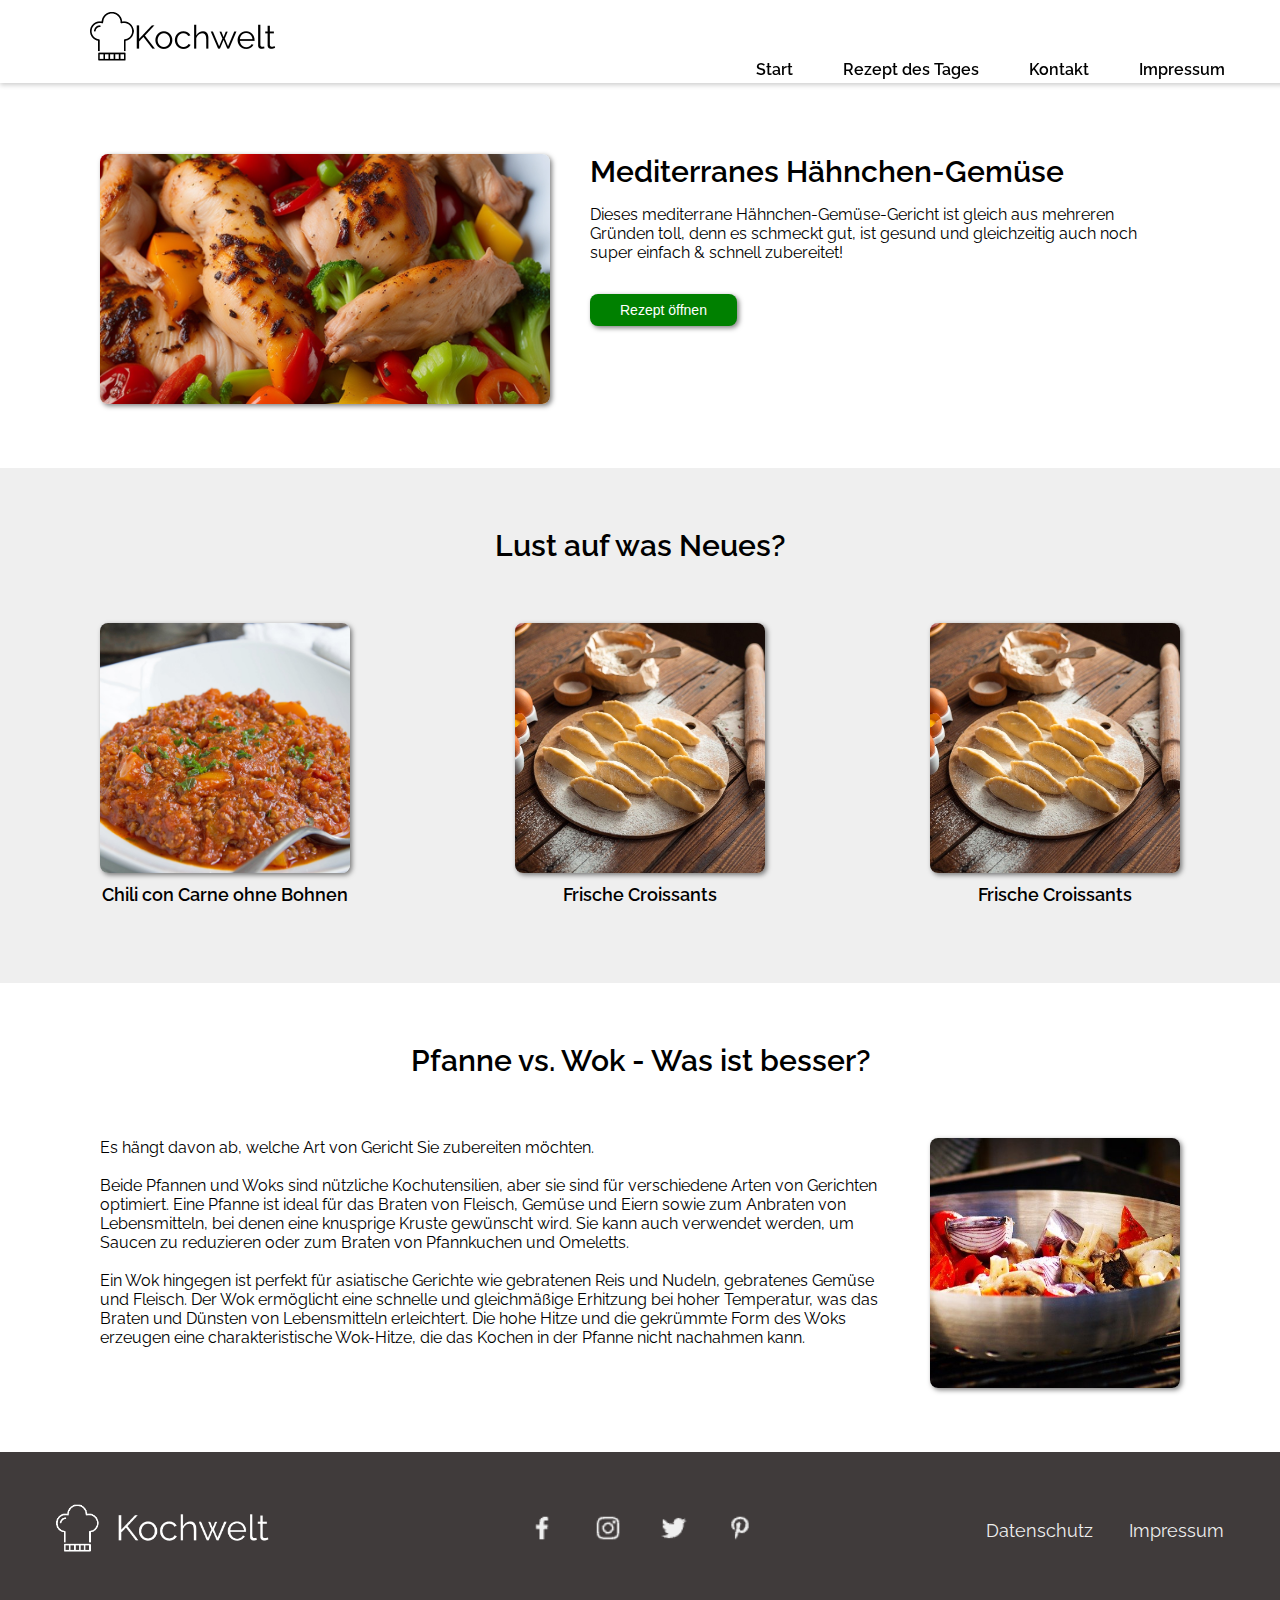
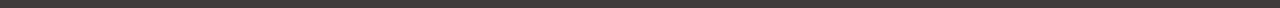
<file: index.html>
<!DOCTYPE html>
<html lang="en">

<head>
  <meta charset="UTF-8" />
  <meta http-equiv="X-UA-Compatible" content="IE=edge" />
  <meta name="viewport" content="width=device-width, initial-scale=1.0" />
  <title>Kochwelt</title>
  <link rel="stylesheet" href="./style.css" />
  <link rel="stylesheet" href="./templates/header.css">
  <link rel="icon" type="image/gif" href="img/chef-hat.png">

</head>

<body onload="includeHTML()">
  <div w3-include-html="templates/header.html"></div>



  <div class="atf-section">
    <div id="index.html">
      <a href="/gruppenarbeit _kochwelt/chicken_recipe.html">
        <img class="img-radius img-hover img-atf-section" src="./img/chicken-vegatable-recipe.jpeg" alt="">
      </a>
    </div>
    </a>
    <div class="main-menu-text">
      <h2>Mediterranes Hähnchen-Gemüse</h2>
      <p>
        Dieses mediterrane Hähnchen-Gemüse-Gericht ist gleich aus mehreren Gründen toll, denn es schmeckt gut, ist
        gesund und
        gleichzeitig auch noch super einfach & schnell zubereitet!

      </p>
      <a href="/gruppenarbeit _kochwelt/chicken_recipe.html">
        <button class="button-style">Rezept öffnen</button>
      </a>
    </div>
  </div>

  <div class="meal-options-section">
    <h2 class="headline-second-section">Lust auf was Neues?</h2>
    <div class="meal-options">
      <div>
        <a href="chili_con_carne_recipe.html">
          <img class="img-radius img-hover" src="/img/chili-con-carne.jpeg" alt="" />
          <p>Chili con Carne ohne Bohnen</p>
        </a>
      </div>
      <div>
        <a href="#">
          <img class="img-radius img-hover" src="./img/croissant.jpg" alt="" />
          <p>Frische Croissants</p>
        </a>
      </div>
      <div>
        <a href="#">
          <img class="img-radius img-hover" src="./img/croissant.jpg" alt="" />
          <p>Frische Croissants</p>
        </a>
      </div>
    </div>
  </div>


  <div class="what-is-better-section">
    <h2 class="headline-third-section">Pfanne vs. Wok - Was ist besser?</h2>
    <div class="what-is-better">
      <div>
        <p>Es hängt davon ab, welche Art von Gericht Sie zubereiten möchten.
          <br>
          <br>
          Beide Pfannen und Woks sind nützliche Kochutensilien, aber sie sind für verschiedene Arten von Gerichten
          optimiert. Eine
          Pfanne ist ideal für das Braten von Fleisch, Gemüse und Eiern sowie zum Anbraten von Lebensmitteln, bei denen
          eine
          knusprige Kruste gewünscht wird. Sie kann auch verwendet werden, um Saucen zu reduzieren oder zum Braten von
          Pfannkuchen
          und Omeletts.
          <br>
          <br>
          Ein Wok hingegen ist perfekt für asiatische Gerichte wie gebratenen Reis und Nudeln, gebratenes Gemüse und
          Fleisch. Der
          Wok ermöglicht eine schnelle und gleichmäßige Erhitzung bei hoher Temperatur, was das Braten und Dünsten von
          Lebensmitteln erleichtert. Die hohe Hitze und die gekrümmte Form des Woks erzeugen eine charakteristische
          Wok-Hitze, die
          das Kochen in der Pfanne nicht nachahmen kann.
        </p>
      </div>
      <div>
        <a href="#">
          <img class="img-radius" src="img/wok.jpg" alt="">
        </a>
      </div>
    </div>

  </div>

  <div w3-include-html="templates/footer.html"></div>

  <script src="./script.js"></script>

</body>

</html>
</file>
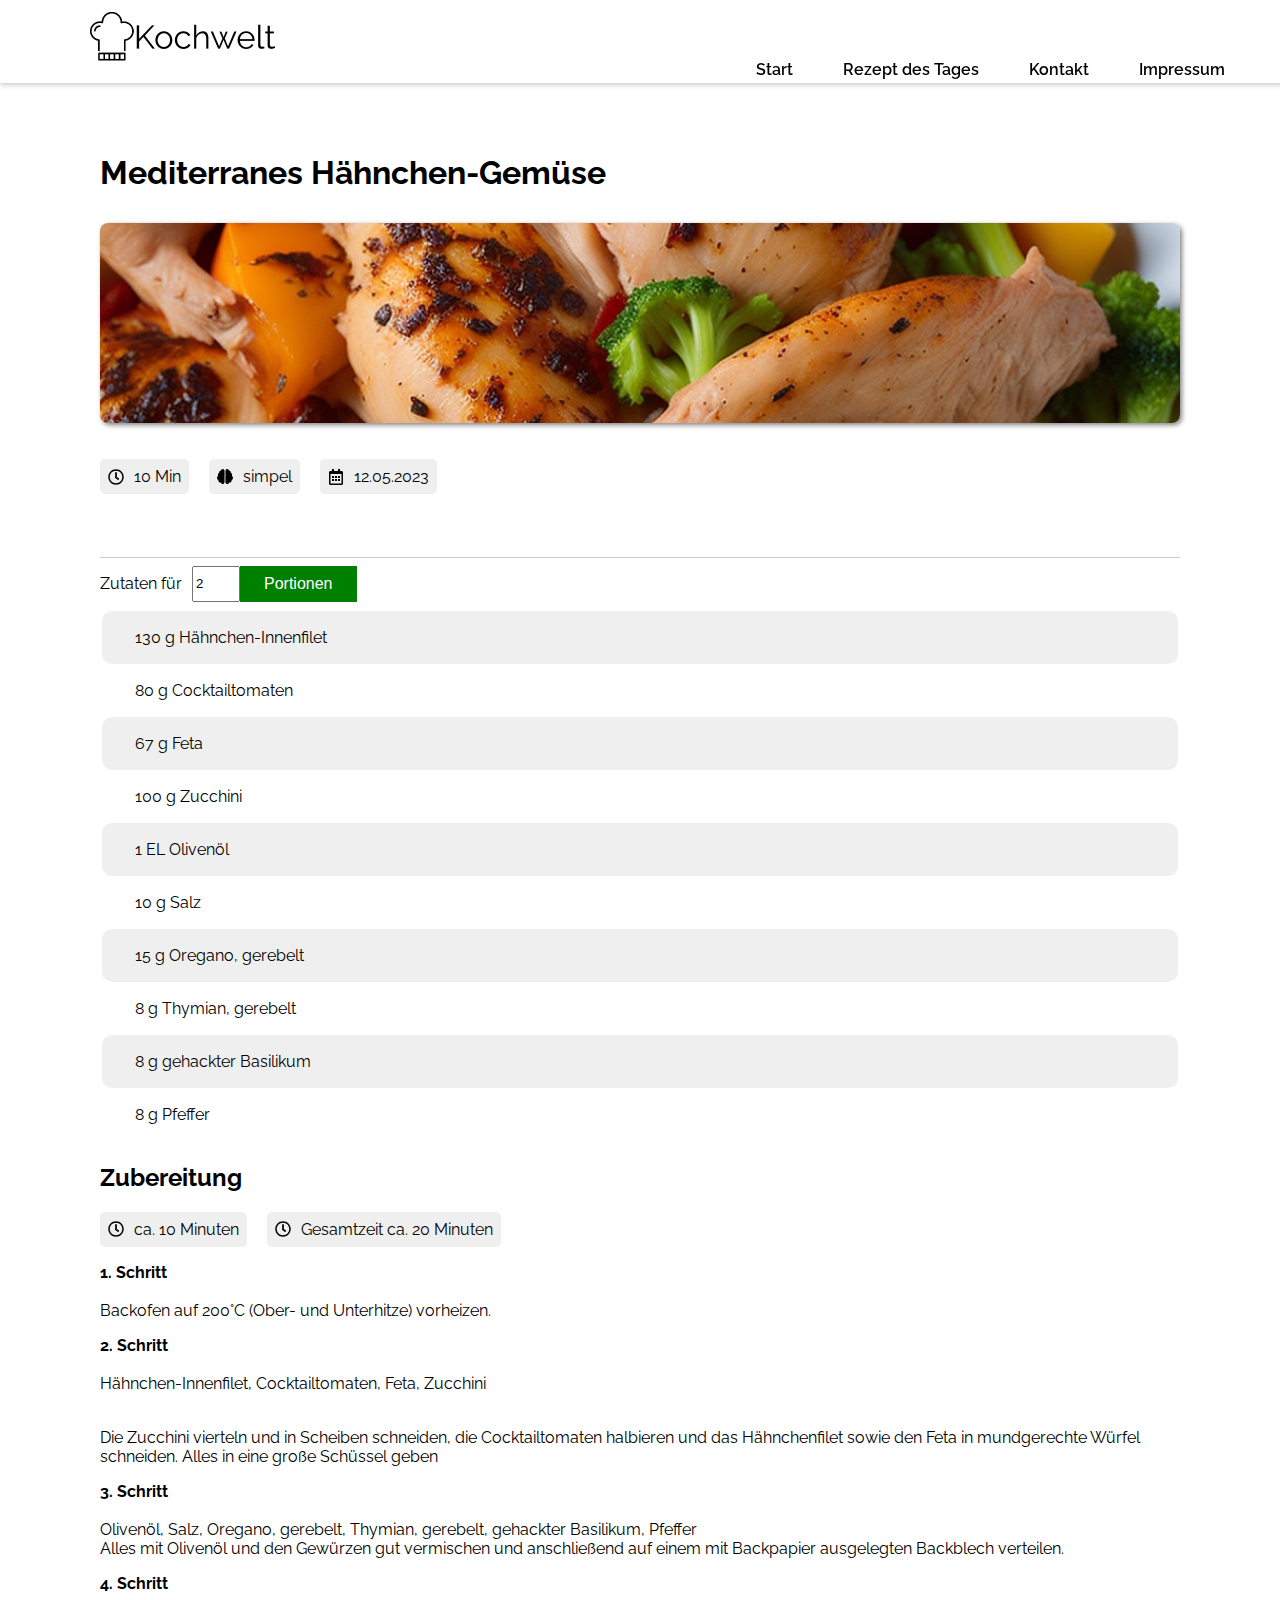
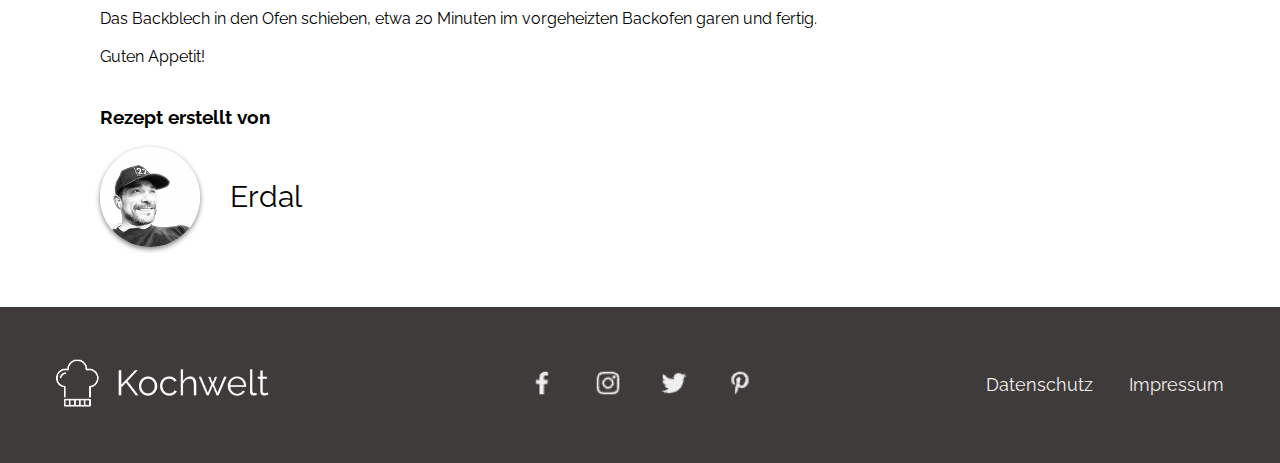
<file: chicken_recipe.html>
<!DOCTYPE html>
<html lang="en">

<head>
    <meta charset="UTF-8">
    <meta http-equiv="X-UA-Compatible" content="IE=edge">
    <meta name="viewport" content="width=device-width, initial-scale=1.0">
    <title>Rezept Mediterranes Hähnchen-Gemüse</title>
    <link rel="stylesheet" href="./style.css" />
    <link rel="stylesheet" href="./templates/header.css">
    <!-- <link rel="icon" type="image/gif" href="/img/favicon-16x16"> -->
    <script src="./script.js"></script>
</head>


<body onload="includeHTML()">
    <div w3-include-html="templates/header.html"></div>

    <div class="recipe-page" id="rezept.html">

        <h1>Mediterranes Hähnchen-Gemüse</h1>

        <img class="recipe-image img-radius" src="./img/chicken-vegatable-recipe.jpeg" alt="">

        <div class="recipe-effort">

            <div class="receipe-effort-details">
                <img src="img/icons/clock-regular.svg" alt="">
                <p>10 Min</p>
            </div>



            <div class="receipe-effort-details">
                <img src="img/icons/brain-solid.svg" alt="">
                <p>simpel</p>
            </div>


            <div class="receipe-effort-details">
                <img src="img/icons/calendar-alt-regular.svg" alt="">
                <p>12.05.2023</p>
            </div>
        </div>

        <div class="portions">

            <p>Zutaten für</p>
            <input id="inputAmount" type="number" value="2" min="1" max="15">
            <button onclick="calculate_1()" type="submit">Portionen</button>

        </div>

        <table>
            <tr class="table-radius">
                <td id="baseAmount1">130 g Hähnchen-Innenfilet</td>
            </tr>


            <tr>
                <td id="baseAmount2">80 g Cocktailtomaten</td>
            </tr>


            <tr class="table-radius">
                <td id="baseAmount3">67 g Feta </td>
            </tr>

            <tr>
                <td id="baseAmount4">100 g Zucchini</td>               
            </tr>

            <tr class="table-radius">
                <td id="baseAmount5">1 EL Olivenöl</td>                
            </tr>

            <tr>
                <td id="baseAmount6">10 g Salz</td>
            </tr>

            <tr class="table-radius">
                <td id="baseAmount7">15 g Oregano, gerebelt</td>               
            </tr>

            <tr>
                <td id="baseAmount8">8 g Thymian, gerebelt</td>
            </tr>

            <tr class="table-radius">
                <td id="baseAmount9">8 g gehackter Basilikum</td>               
            </tr>

            <tr>
                <td id="baseAmount10">8 g Pfeffer</td>            
            </tr>
        </table>

        <div class="preparation">
            <h2>Zubereitung</h2>

            <div class="recipe-effort">
                <div class="receipe-effort-details">
                    <img src="img/icons/clock-regular.svg" alt="">
                    <p>ca. 10 Minuten</p>
                </div>



                <div class="receipe-effort-details">
                    <img src="img/icons/clock-regular.svg" alt="">
                    <p>Gesamtzeit ca. 20 Minuten</p>
                </div>
            </div>


            <div class="receipe-steps">
            <p >1. Schritt <br>
                <br>
                <span>Backofen auf 200°C (Ober- und Unterhitze) vorheizen.</span>

            <p>2. Schritt <br>
                <br>
                <span>Hähnchen-Innenfilet, Cocktailtomaten, Feta, Zucchini</span>
            </p>
            <br>
            <span>Die Zucchini vierteln und in Scheiben schneiden, die Cocktailtomaten halbieren und das Hähnchenfilet
                sowie den Feta in
                mundgerechte Würfel schneiden.
                Alles in eine große Schüssel geben</span>
            <br>

            <p>3. Schritt <br>
                <br>
                <span>Olivenöl, Salz, Oregano, gerebelt, Thymian, gerebelt, gehackter
                    Basilikum, Pfeffer</span>
                <br>
                <span>Alles mit Olivenöl und den Gewürzen gut vermischen und anschließend auf einem mit Backpapier
                    ausgelegten Backblech
                    verteilen.</span>

                <br>
            <p>4. Schritt</p>

            <span>Das Backblech in den Ofen schieben, etwa 20 Minuten im vorgeheizten Backofen garen und fertig. <br>
                <br>
            Guten Appetit! </span>

                    </div>



            <div>
                <h3>Rezept erstellt von</h3>

                <div class="creator">

                    <div class="signature">
                        <img src="img/me2.jpeg" alt="">
                    </div>
                    <span>Erdal</span>
                </div>

            </div>

        </div>

    </div>


    <div w3-include-html="templates/footer.html"></div>


    <script>

        function add() {

            let base_ingredients = +document.getElementById('base-amount').value;
            let result_ingredients = +document.getElementById('amount').value;


            alert(base_ingredients * result_ingredients)

        }

    </script>

</body>



</html>
</file>
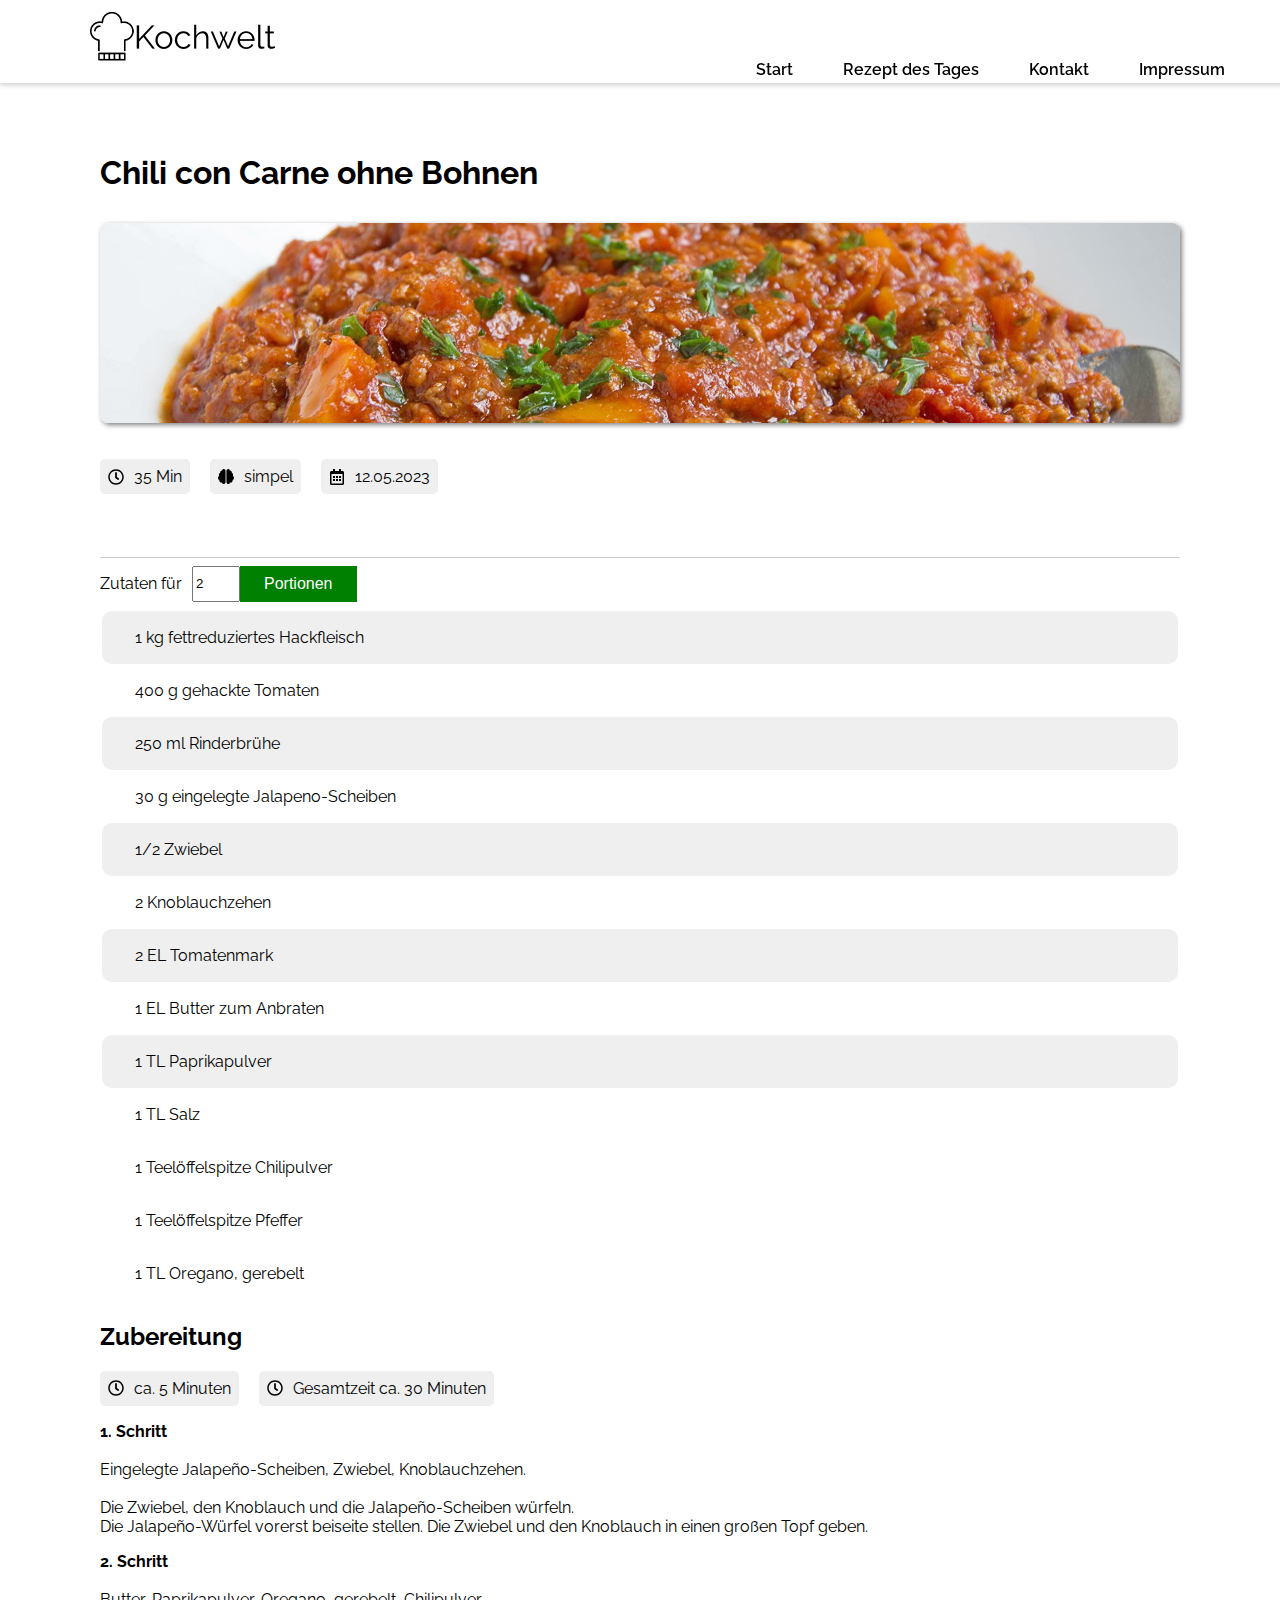
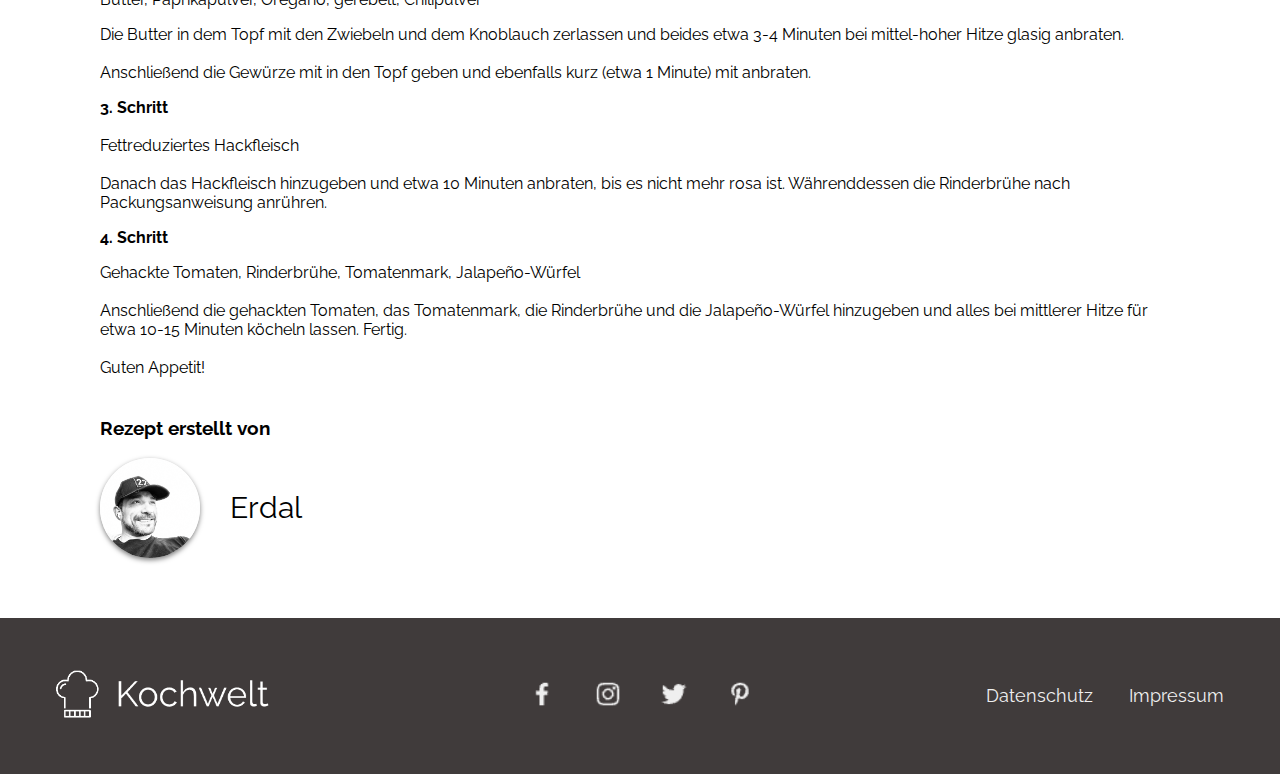
<file: chili_con_carne_recipe.html>
<!DOCTYPE html>
<html lang="en">

<head>
    <meta charset="UTF-8">
    <meta http-equiv="X-UA-Compatible" content="IE=edge">
    <meta name="viewport" content="width=device-width, initial-scale=1.0">
    <title>Chili con Carne ohne Bohnen</title>
    <link rel="stylesheet" href="./style.css" />
    <link rel="stylesheet" href="./templates/header.css">
    <link rel="icon" type="image/gif" href="/img/favicon-16x16">
    <script src="./script.js"></script>
</head>


<body onload="includeHTML()">
    <div w3-include-html="templates/header.html"></div>

    <div class="recipe-page" id="rezept.html">

        <h1>Chili con Carne ohne Bohnen</h1>

        <img class="recipe-image img-radius" src="./img/chili-con-carne.jpeg" alt="">

        <div class="recipe-effort">

            <div class="receipe-effort-details">
                <img src="img/icons/clock-regular.svg" alt="">
                <p>35 Min</p>
            </div>



            <div class="receipe-effort-details">
                <img src="img/icons/brain-solid.svg" alt="">
                <p>simpel</p>
            </div>


            <div class="receipe-effort-details">
                <img src="img/icons/calendar-alt-regular.svg" alt="">
                <p>12.05.2023</p>
            </div>
        </div>

        <div class="portions">
        
            <p>Zutaten für</p>
            <input id="inputAmount" type="number" value="2" min="1" max="15">
            <button onclick="calculate_2()" type="submit">Portionen</button>
        
        </div>
        
        <table>
            <tr class="table-radius">
                <td id="baseAmount1">1 kg fettreduziertes Hackfleisch</td>
            </tr>
        
        
            <tr>
                <td id="baseAmount2">400 g gehackte Tomaten</td>
            </tr>
        
        
            <tr class="table-radius">
                <td id="baseAmount3">250 ml Rinderbrühe </td>
            </tr>
        
            <tr>
                <td id="baseAmount4">30 g eingelegte Jalapeno-Scheiben</td>
            </tr>
        
            <tr class="table-radius">
                <td id="baseAmount5">1/2 Zwiebel</td>
            </tr>
        
            <tr>
                <td id="baseAmount6">2 Knoblauchzehen</td>
            </tr>
        
            <tr class="table-radius">
                <td id="baseAmount7">2 EL Tomatenmark</td>
            </tr>
        
            <tr>
                <td id="baseAmount8">1 EL Butter zum Anbraten</td>
            </tr>
        
            <tr class="table-radius">
                <td id="baseAmount9">1 TL Paprikapulver</td>
            </tr>
        
            <tr>
                <td id="baseAmount10">1 TL Salz</td>
            </tr>

            <tr>
                <td id="baseAmount11">1 Teelöffelspitze Chilipulver</td>
            </tr>

            <tr>
                <td id="baseAmount12">1 Teelöffelspitze Pfeffer</td>
            </tr>

            <tr>
                <td id="baseAmount13">1 TL Oregano, gerebelt</td>
            </tr>





        </table>

        <div class="preparation">
            <h2>Zubereitung</h2>

            <div class="recipe-effort">
                <div class="receipe-effort-details">
                    <img src="img/icons/clock-regular.svg" alt="">
                    <p>ca. 5 Minuten</p>
                </div>



                <div class="receipe-effort-details">
                    <img src="img/icons/clock-regular.svg" alt="">
                    <p>Gesamtzeit ca. 30 Minuten</p>
                </div>
            </div>


            <div class="receipe-steps">
            <p>1. Schritt <br>
                <br>
                <span>Eingelegte Jalapeño-Scheiben, Zwiebel, Knoblauchzehen. <br>
                    <br>
                    Die Zwiebel, den Knoblauch und die Jalapeño-Scheiben würfeln. <br>
                    Die Jalapeño-Würfel vorerst beiseite stellen.
                    Die Zwiebel und den Knoblauch in einen großen Topf geben.</span>

            <p>2. Schritt <br>
                <br>
                <span> Butter, Paprikapulver, Oregano, gerebelt, Chilipulver</span>
            </p>

            <span>Die Butter in dem Topf mit den Zwiebeln und dem Knoblauch zerlassen und beides etwa 3-4 Minuten bei
                mittel-hoher Hitze
                glasig anbraten. <br>
                <br>
                Anschließend die Gewürze mit in den Topf geben und ebenfalls kurz (etwa 1 Minute) mit anbraten.</span>


            <p>3. Schritt <br>
                <br>
                <span> Fettreduziertes Hackfleisch</span><br>
                <br>
                <span>Danach das Hackfleisch hinzugeben und etwa 10 Minuten anbraten, bis es nicht mehr rosa ist.
                    Währenddessen die Rinderbrühe nach Packungsanweisung anrühren.</span>

                <br>
            <p>4. Schritt</p>

            <span>Gehackte Tomaten, Rinderbrühe, Tomatenmark, Jalapeño-Würfel</span><br>
            <br>
            <span>Anschließend die gehackten Tomaten, das Tomatenmark, die Rinderbrühe und die Jalapeño-Würfel
                hinzugeben und alles bei
                mittlerer Hitze für etwa 10-15 Minuten köcheln lassen. Fertig.  <br>
                <br>
                Guten Appetit!
             </span>

                </div>



                

            <div>
                <h3>Rezept erstellt von</h3>

                <div class="creator">

                    <div class="signature">
                        <img src="img/me2.jpeg" alt="">
                    </div>
                    <span>Erdal</span>
                </div>

            </div>

        </div>

    </div>


    <div w3-include-html="templates/footer.html"></div>


    <script>

        function add() {

            let base_ingredients = +document.getElementById('base-amount').value;
            let result_ingredients = +document.getElementById('amount').value;


            alert(base_ingredients * result_ingredients)

        }

    </script>

</body>



</html>
</file>
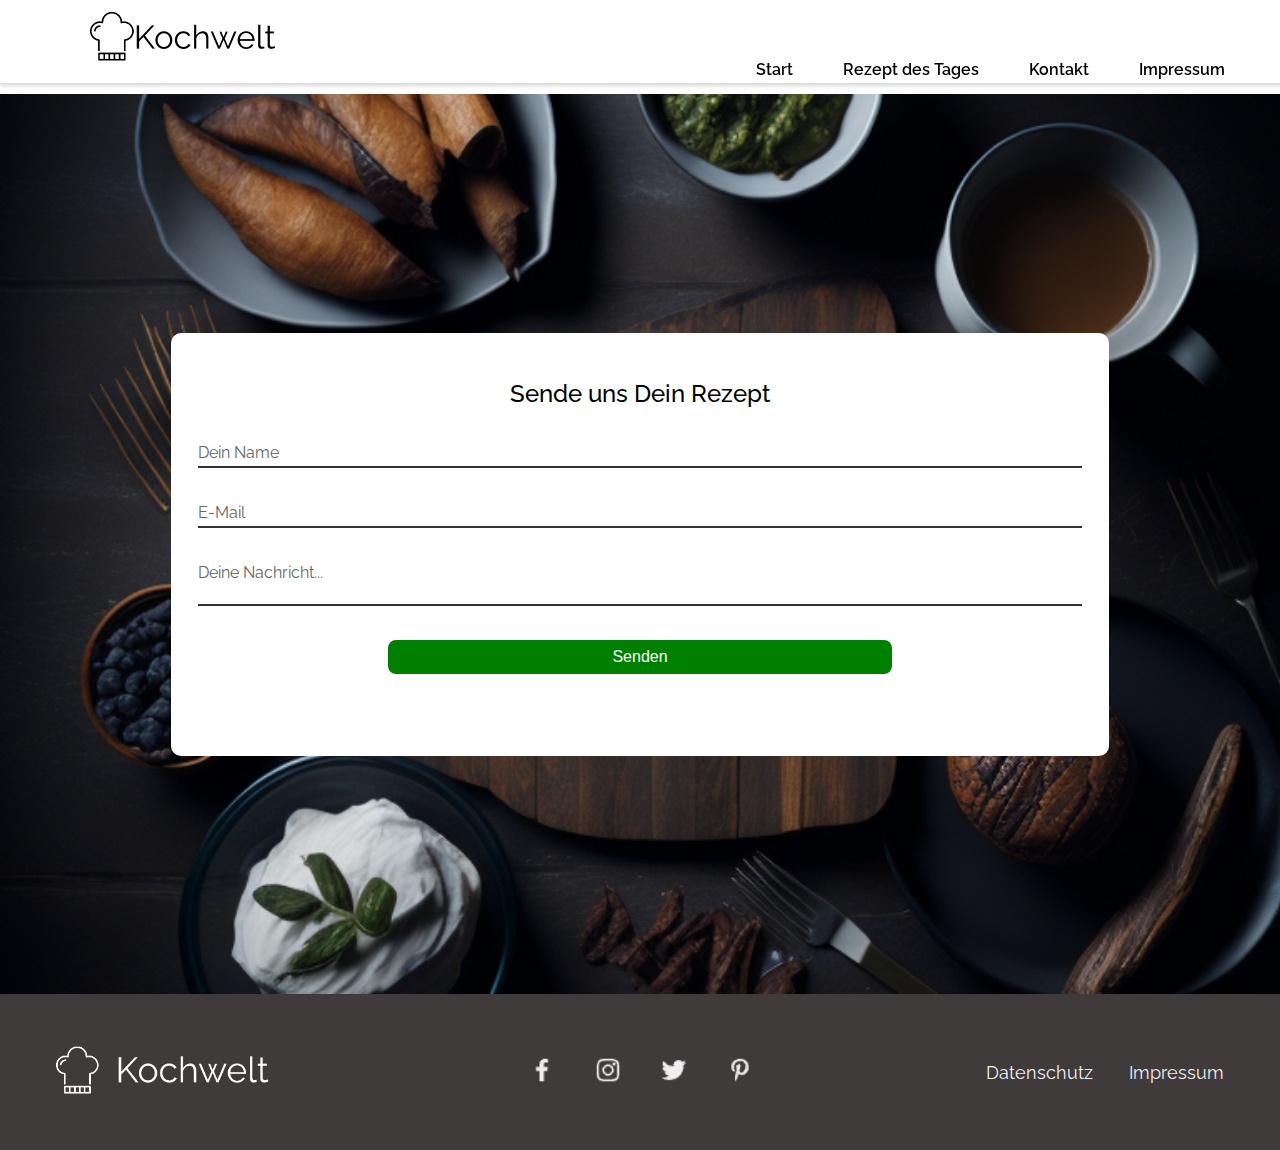
<file: contact.html>
<!DOCTYPE html>
<html lang="en">

<head>
    <meta charset="UTF-8">
    <meta http-equiv="X-UA-Compatible" content="IE=edge">
    <meta name="viewport" content="width=device-width, initial-scale=1.0">
    <title>Kontakt</title>
    <link rel="stylesheet" href="./style.css" />
    <link rel="stylesheet" href="./templates/header.css">
    <link rel="icon" type="image/gif" href="/img/favicon-16x16">
    <script src="./script.js"></script>
</head>


<body onload="includeHTML()">
    <div w3-include-html="templates/header.html"></div>

    <div class="contact-form-section" id="contact.html">

        <form action="http://erdal-tok.developerakademie.net/send_mail/send_mail.php"
      method="POST">

            <h2>Sende uns Dein Rezept</h2>

            <div class="inputbox">
                <input type="text" name="name" required="required">
                <span>Dein Name</span>
            </div>

            <div class="inputbox">
                <input type="mail" name="mail" required="required">
                <span>E-Mail</span>
                </div>

            <div class="inputbox">
                <textarea name="message" required="required"></textarea> 
                <span>Deine Nachricht...</span>
                </div>

            <div class="inputbox button">
                <input type="submit" name="" value="Senden">
            </div>

        </form>

    </div>

    
    <div w3-include-html="templates/footer.html"></div>




</body>

</html>
</file>
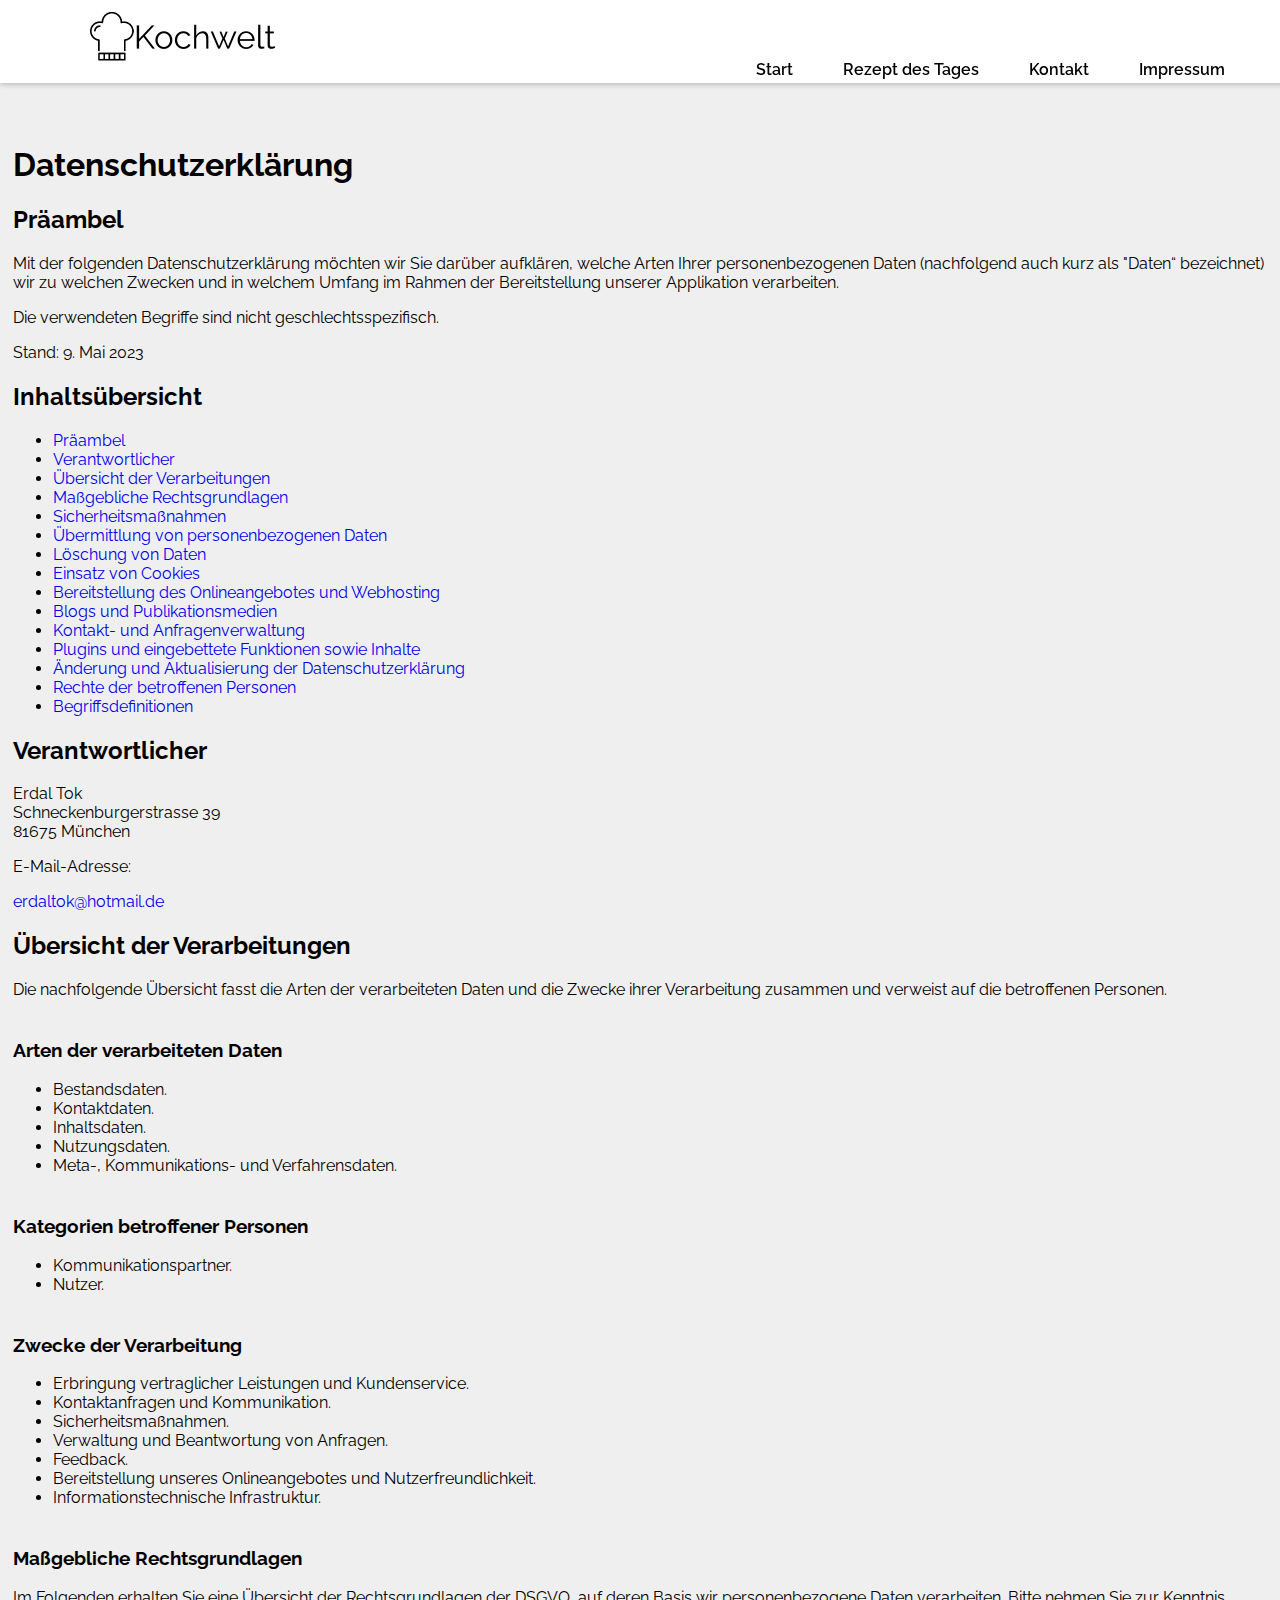
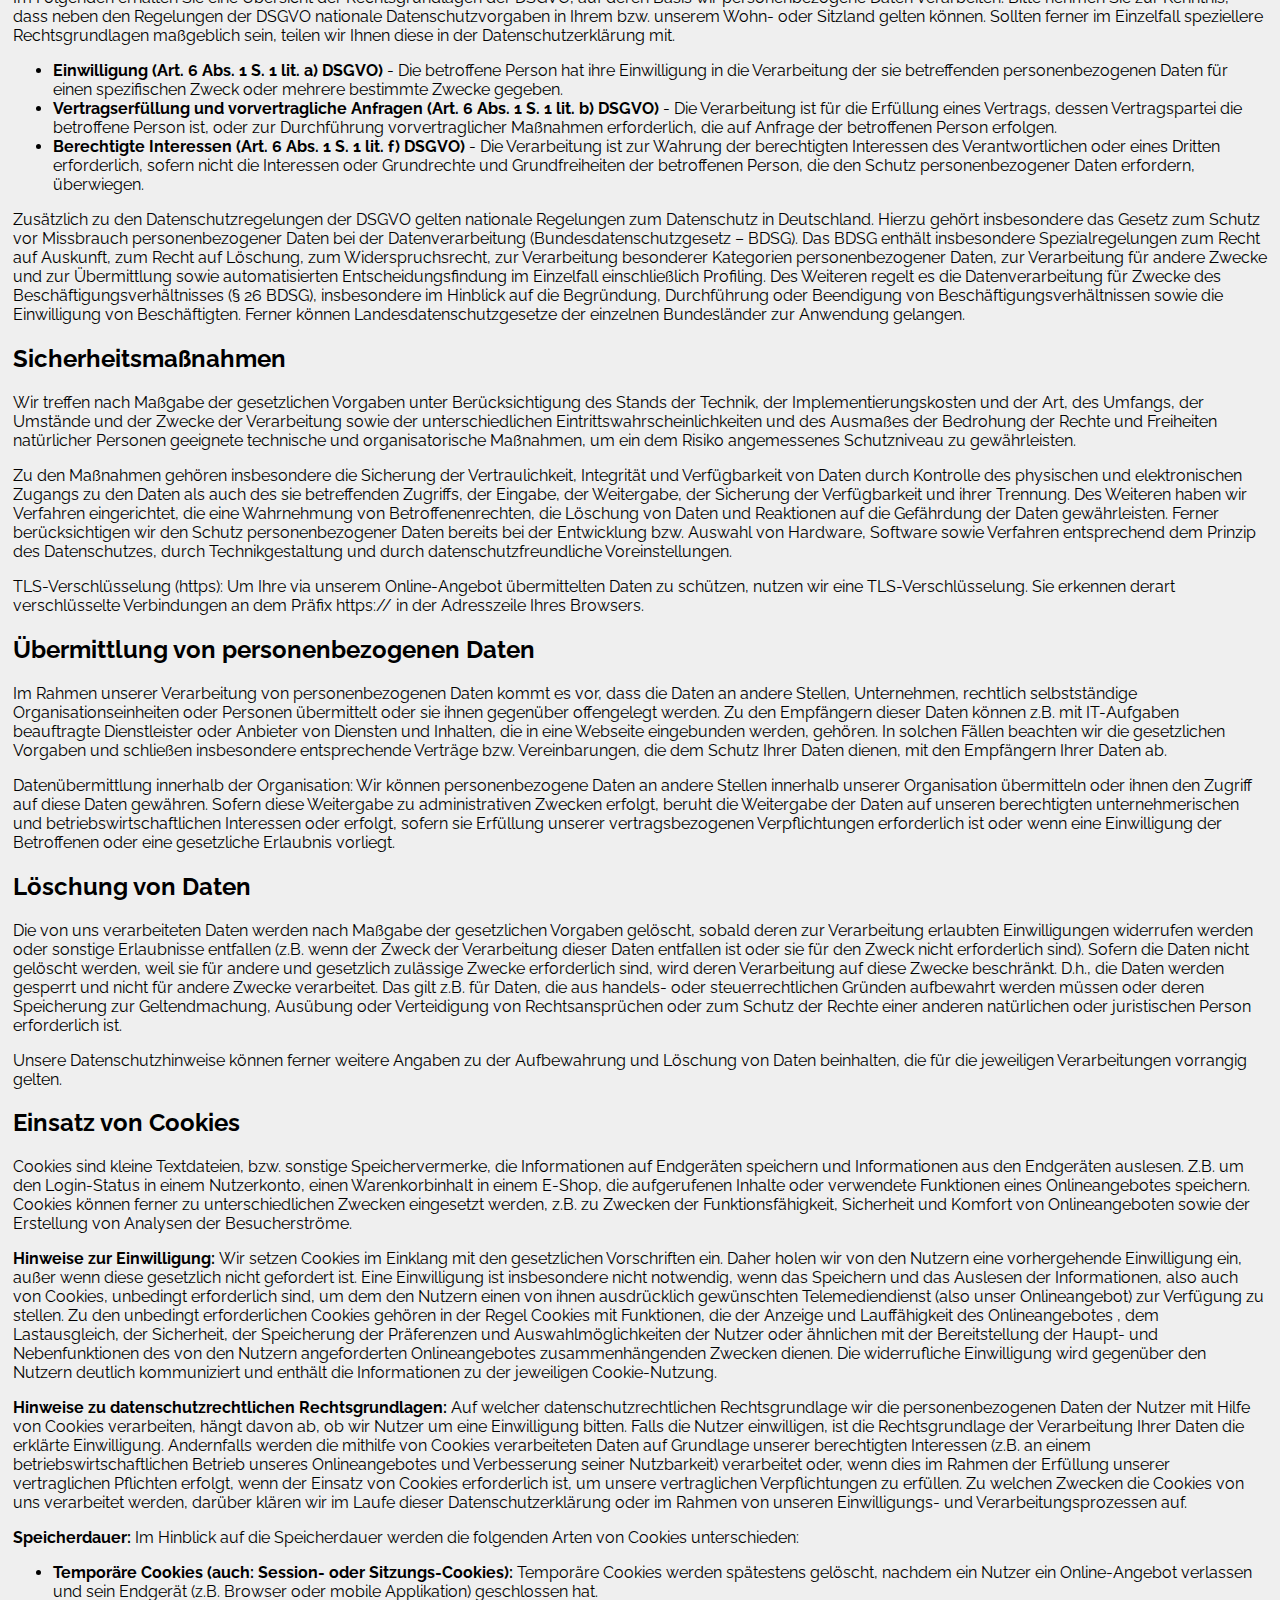
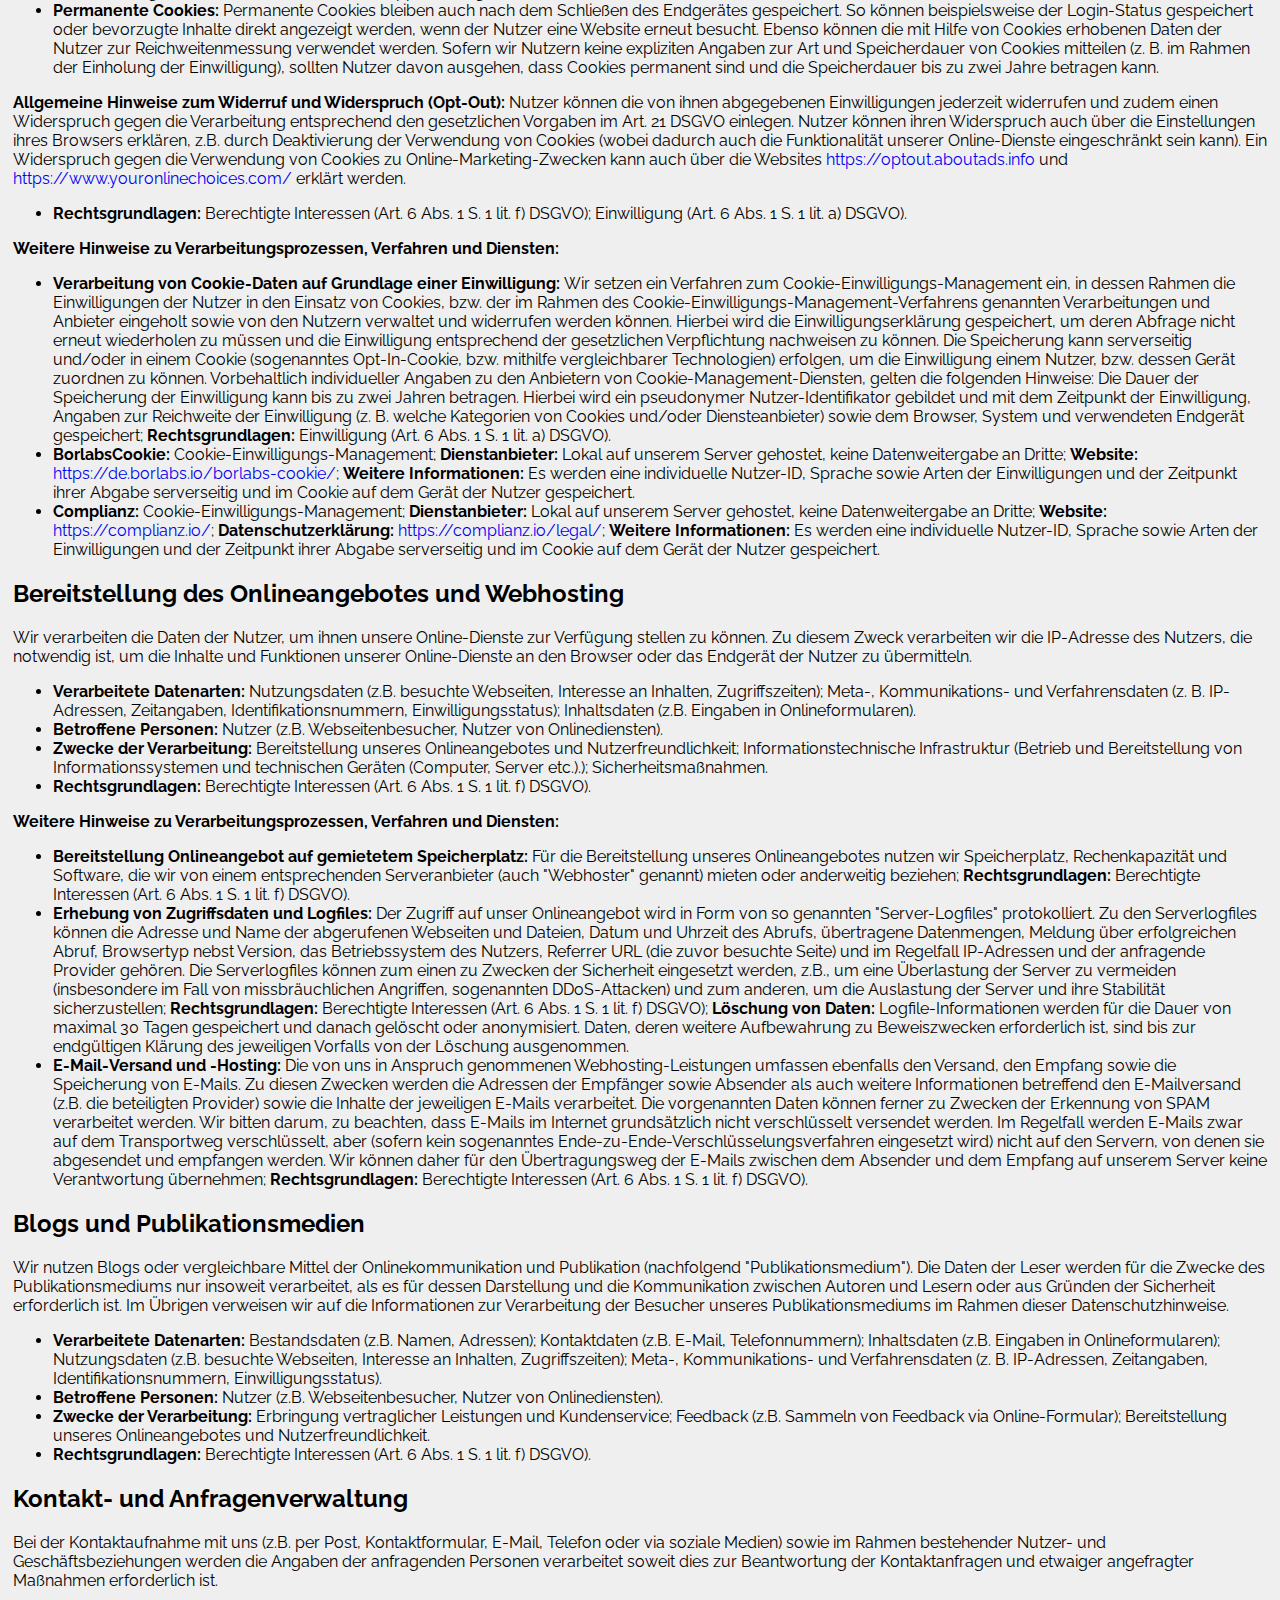
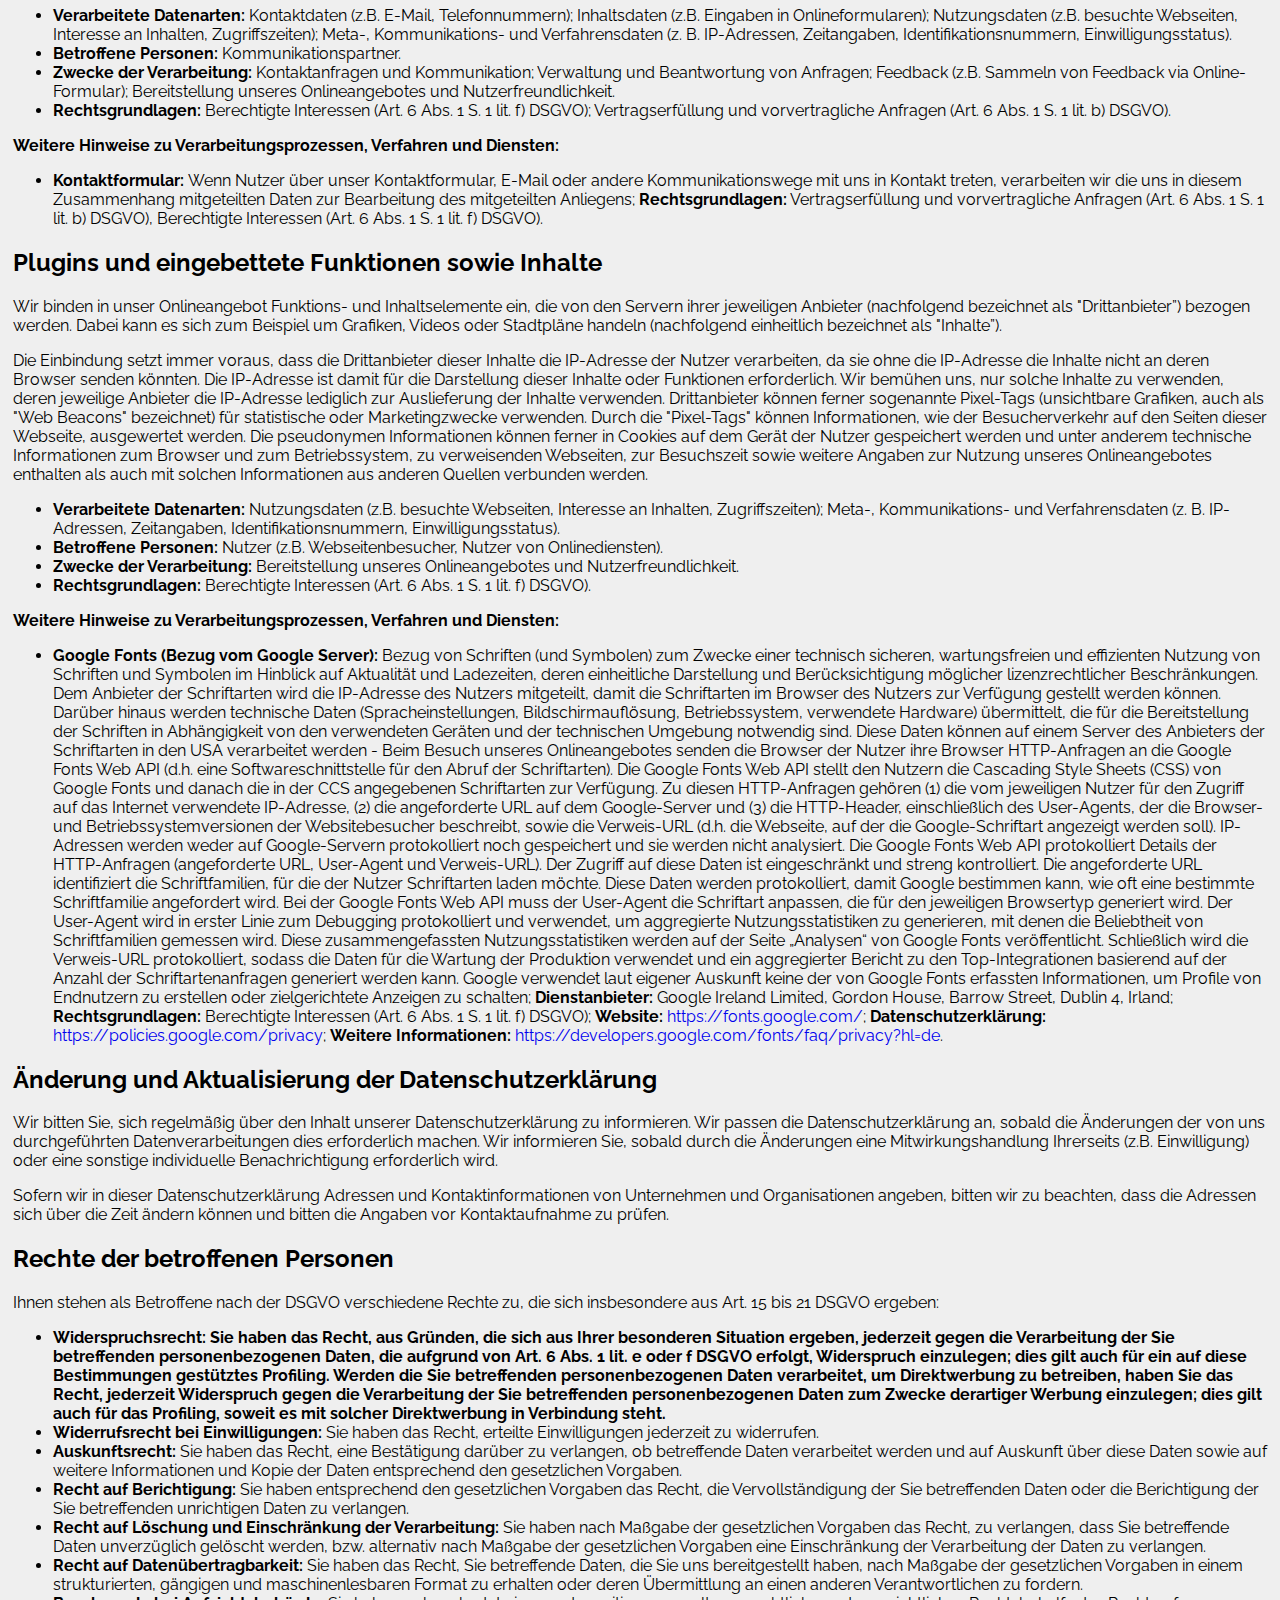
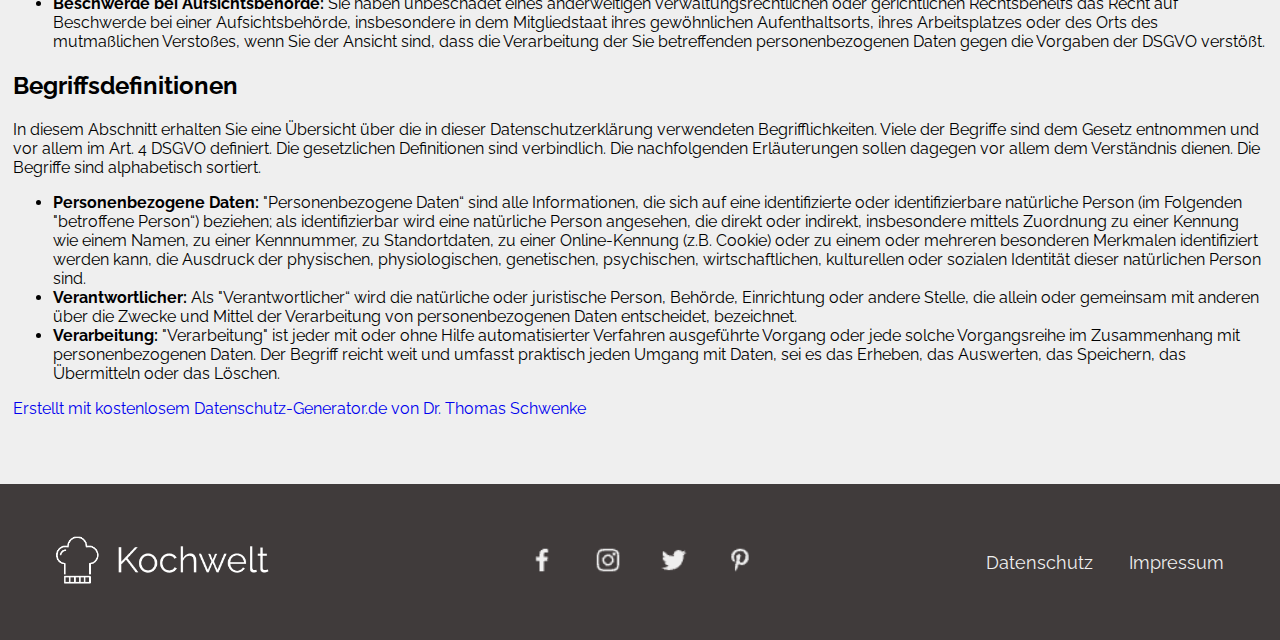
<file: data_protection.html>
<!DOCTYPE html>
<html lang="en">
<head>
    <meta charset="UTF-8">
    <meta http-equiv="X-UA-Compatible" content="IE=edge">
    <meta name="viewport" content="width=device-width, initial-scale=1.0">
    <title>Kochwelt - Datenschutz</title>
    <link rel="stylesheet" href="./style.css" />
    <link rel="stylesheet" href="./templates/header.css">
    <link rel="icon" type="image/gif" href="/img/favicon-16x16">
    <script src="./script.js"></script>
</head>
<body onload="includeHTML()">
    <div w3-include-html="templates/header.html"></div>
    
<div class="data-protection-section">
<h1>Datenschutzerklärung</h1>
<h2 id="m4158">Präambel</h2>
<p>Mit der folgenden Datenschutzerklärung möchten wir Sie darüber aufklären, welche Arten Ihrer personenbezogenen Daten
    (nachfolgend auch kurz als "Daten“ bezeichnet) wir zu welchen Zwecken und in welchem Umfang im Rahmen der
    Bereitstellung unserer Applikation verarbeiten.</p>
<p>Die verwendeten Begriffe sind nicht geschlechtsspezifisch.</p>
<p>Stand: 9. Mai 2023</p>
<h2>Inhaltsübersicht</h2>
<ul class="index">
    <li><a class="index-link" href="#m4158">Präambel</a></li>
    <li><a class="index-link" href="#m3">Verantwortlicher</a></li>
    <li><a class="index-link" href="#mOverview">Übersicht der Verarbeitungen</a></li>
    <li><a class="index-link" href="#m13">Maßgebliche Rechtsgrundlagen</a></li>
    <li><a class="index-link" href="#m27">Sicherheitsmaßnahmen</a></li>
    <li><a class="index-link" href="#m25">Übermittlung von personenbezogenen Daten</a></li>
    <li><a class="index-link" href="#m12">Löschung von Daten</a></li>
    <li><a class="index-link" href="#m134">Einsatz von Cookies</a></li>
    <li><a class="index-link" href="#m225">Bereitstellung des Onlineangebotes und Webhosting</a></li>
    <li><a class="index-link" href="#m104">Blogs und Publikationsmedien</a></li>
    <li><a class="index-link" href="#m182">Kontakt- und Anfragenverwaltung</a></li>
    <li><a class="index-link" href="#m328">Plugins und eingebettete Funktionen sowie Inhalte</a></li>
    <li><a class="index-link" href="#m15">Änderung und Aktualisierung der Datenschutzerklärung</a></li>
    <li><a class="index-link" href="#m10">Rechte der betroffenen Personen</a></li>
    <li><a class="index-link" href="#m42">Begriffsdefinitionen</a></li>
</ul>
<h2 id="m3">Verantwortlicher</h2>
<p>Erdal Tok<br>Schneckenburgerstrasse 39<br>81675 München</p>
E-Mail-Adresse: <p><a href="mailto:erdaltok@hotmail.de">erdaltok@hotmail.de</a></p>
<h2 id="mOverview">Übersicht der Verarbeitungen</h2>
<p>Die nachfolgende Übersicht fasst die Arten der verarbeiteten Daten und die Zwecke ihrer Verarbeitung zusammen und
    verweist auf die betroffenen Personen.</p>
<h3>Arten der verarbeiteten Daten</h3>
<ul>
    <li>Bestandsdaten.</li>
    <li>Kontaktdaten.</li>
    <li>Inhaltsdaten.</li>
    <li>Nutzungsdaten.</li>
    <li>Meta-, Kommunikations- und Verfahrensdaten.</li>
</ul>
<h3>Kategorien betroffener Personen</h3>
<ul>
    <li>Kommunikationspartner.</li>
    <li>Nutzer.</li>
</ul>
<h3>Zwecke der Verarbeitung</h3>
<ul>
    <li>Erbringung vertraglicher Leistungen und Kundenservice.</li>
    <li>Kontaktanfragen und Kommunikation.</li>
    <li>Sicherheitsmaßnahmen.</li>
    <li>Verwaltung und Beantwortung von Anfragen.</li>
    <li>Feedback.</li>
    <li>Bereitstellung unseres Onlineangebotes und Nutzerfreundlichkeit.</li>
    <li>Informationstechnische Infrastruktur.</li>
</ul>
<h3 id="m13">Maßgebliche Rechtsgrundlagen</h3>
<p>Im Folgenden erhalten Sie eine Übersicht der Rechtsgrundlagen der DSGVO, auf deren Basis wir personenbezogene Daten
    verarbeiten. Bitte nehmen Sie zur Kenntnis, dass neben den Regelungen der DSGVO nationale Datenschutzvorgaben in
    Ihrem bzw. unserem Wohn- oder Sitzland gelten können. Sollten ferner im Einzelfall speziellere Rechtsgrundlagen
    maßgeblich sein, teilen wir Ihnen diese in der Datenschutzerklärung mit.</p>
<ul>
    <li><strong>Einwilligung (Art. 6 Abs. 1 S. 1 lit. a) DSGVO)</strong> - Die betroffene Person hat ihre Einwilligung
        in die Verarbeitung der sie betreffenden personenbezogenen Daten für einen spezifischen Zweck oder mehrere
        bestimmte Zwecke gegeben.</li>
    <li><strong>Vertragserfüllung und vorvertragliche Anfragen (Art. 6 Abs. 1 S. 1 lit. b) DSGVO)</strong> - Die
        Verarbeitung ist für die Erfüllung eines Vertrags, dessen Vertragspartei die betroffene Person ist, oder zur
        Durchführung vorvertraglicher Maßnahmen erforderlich, die auf Anfrage der betroffenen Person erfolgen.</li>
    <li><strong>Berechtigte Interessen (Art. 6 Abs. 1 S. 1 lit. f) DSGVO)</strong> - Die Verarbeitung ist zur Wahrung
        der berechtigten Interessen des Verantwortlichen oder eines Dritten erforderlich, sofern nicht die Interessen
        oder Grundrechte und Grundfreiheiten der betroffenen Person, die den Schutz personenbezogener Daten erfordern,
        überwiegen.</li>
</ul>
<p>Zusätzlich zu den Datenschutzregelungen der DSGVO gelten nationale Regelungen zum Datenschutz in Deutschland. Hierzu
    gehört insbesondere das Gesetz zum Schutz vor Missbrauch personenbezogener Daten bei der Datenverarbeitung
    (Bundesdatenschutzgesetz – BDSG). Das BDSG enthält insbesondere Spezialregelungen zum Recht auf Auskunft, zum Recht
    auf Löschung, zum Widerspruchsrecht, zur Verarbeitung besonderer Kategorien personenbezogener Daten, zur
    Verarbeitung für andere Zwecke und zur Übermittlung sowie automatisierten Entscheidungsfindung im Einzelfall
    einschließlich Profiling. Des Weiteren regelt es die Datenverarbeitung für Zwecke des Beschäftigungsverhältnisses (§
    26 BDSG), insbesondere im Hinblick auf die Begründung, Durchführung oder Beendigung von Beschäftigungsverhältnissen
    sowie die Einwilligung von Beschäftigten. Ferner können Landesdatenschutzgesetze der einzelnen Bundesländer zur
    Anwendung gelangen.</p>
<h2 id="m27">Sicherheitsmaßnahmen</h2>
<p>Wir treffen nach Maßgabe der gesetzlichen Vorgaben unter Berücksichtigung des Stands der Technik, der
    Implementierungskosten und der Art, des Umfangs, der Umstände und der Zwecke der Verarbeitung sowie der
    unterschiedlichen Eintrittswahrscheinlichkeiten und des Ausmaßes der Bedrohung der Rechte und Freiheiten natürlicher
    Personen geeignete technische und organisatorische Maßnahmen, um ein dem Risiko angemessenes Schutzniveau zu
    gewährleisten.</p>
<p>Zu den Maßnahmen gehören insbesondere die Sicherung der Vertraulichkeit, Integrität und Verfügbarkeit von Daten durch
    Kontrolle des physischen und elektronischen Zugangs zu den Daten als auch des sie betreffenden Zugriffs, der
    Eingabe, der Weitergabe, der Sicherung der Verfügbarkeit und ihrer Trennung. Des Weiteren haben wir Verfahren
    eingerichtet, die eine Wahrnehmung von Betroffenenrechten, die Löschung von Daten und Reaktionen auf die Gefährdung
    der Daten gewährleisten. Ferner berücksichtigen wir den Schutz personenbezogener Daten bereits bei der Entwicklung
    bzw. Auswahl von Hardware, Software sowie Verfahren entsprechend dem Prinzip des Datenschutzes, durch
    Technikgestaltung und durch datenschutzfreundliche Voreinstellungen.</p>
<p>TLS-Verschlüsselung (https): Um Ihre via unserem Online-Angebot übermittelten Daten zu schützen, nutzen wir eine
    TLS-Verschlüsselung. Sie erkennen derart verschlüsselte Verbindungen an dem Präfix https:// in der Adresszeile Ihres
    Browsers.</p>
<h2 id="m25">Übermittlung von personenbezogenen Daten</h2>
<p>Im Rahmen unserer Verarbeitung von personenbezogenen Daten kommt es vor, dass die Daten an andere Stellen,
    Unternehmen, rechtlich selbstständige Organisationseinheiten oder Personen übermittelt oder sie ihnen gegenüber
    offengelegt werden. Zu den Empfängern dieser Daten können z.B. mit IT-Aufgaben beauftragte Dienstleister oder
    Anbieter von Diensten und Inhalten, die in eine Webseite eingebunden werden, gehören. In solchen Fällen beachten wir
    die gesetzlichen Vorgaben und schließen insbesondere entsprechende Verträge bzw. Vereinbarungen, die dem Schutz
    Ihrer Daten dienen, mit den Empfängern Ihrer Daten ab.</p>
<p>Datenübermittlung innerhalb der Organisation: Wir können personenbezogene Daten an andere Stellen innerhalb unserer
    Organisation übermitteln oder ihnen den Zugriff auf diese Daten gewähren. Sofern diese Weitergabe zu administrativen
    Zwecken erfolgt, beruht die Weitergabe der Daten auf unseren berechtigten unternehmerischen und
    betriebswirtschaftlichen Interessen oder erfolgt, sofern sie Erfüllung unserer vertragsbezogenen Verpflichtungen
    erforderlich ist oder wenn eine Einwilligung der Betroffenen oder eine gesetzliche Erlaubnis vorliegt.</p>
<h2 id="m12">Löschung von Daten</h2>
<p>Die von uns verarbeiteten Daten werden nach Maßgabe der gesetzlichen Vorgaben gelöscht, sobald deren zur Verarbeitung
    erlaubten Einwilligungen widerrufen werden oder sonstige Erlaubnisse entfallen (z.B. wenn der Zweck der Verarbeitung
    dieser Daten entfallen ist oder sie für den Zweck nicht erforderlich sind). Sofern die Daten nicht gelöscht werden,
    weil sie für andere und gesetzlich zulässige Zwecke erforderlich sind, wird deren Verarbeitung auf diese Zwecke
    beschränkt. D.h., die Daten werden gesperrt und nicht für andere Zwecke verarbeitet. Das gilt z.B. für Daten, die
    aus handels- oder steuerrechtlichen Gründen aufbewahrt werden müssen oder deren Speicherung zur Geltendmachung,
    Ausübung oder Verteidigung von Rechtsansprüchen oder zum Schutz der Rechte einer anderen natürlichen oder
    juristischen Person erforderlich ist. </p>
<p>Unsere Datenschutzhinweise können ferner weitere Angaben zu der Aufbewahrung und Löschung von Daten beinhalten, die
    für die jeweiligen Verarbeitungen vorrangig gelten.</p>
<h2 id="m134">Einsatz von Cookies</h2>
<p>Cookies sind kleine Textdateien, bzw. sonstige Speichervermerke, die Informationen auf Endgeräten speichern und
    Informationen aus den Endgeräten auslesen. Z.B. um den Login-Status in einem Nutzerkonto, einen Warenkorbinhalt in
    einem E-Shop, die aufgerufenen Inhalte oder verwendete Funktionen eines Onlineangebotes speichern. Cookies können
    ferner zu unterschiedlichen Zwecken eingesetzt werden, z.B. zu Zwecken der Funktionsfähigkeit, Sicherheit und
    Komfort von Onlineangeboten sowie der Erstellung von Analysen der Besucherströme. </p>
<p><strong>Hinweise zur Einwilligung: </strong>Wir setzen Cookies im Einklang mit den gesetzlichen Vorschriften ein.
    Daher holen wir von den Nutzern eine vorhergehende Einwilligung ein, außer wenn diese gesetzlich nicht gefordert
    ist. Eine Einwilligung ist insbesondere nicht notwendig, wenn das Speichern und das Auslesen der Informationen, also
    auch von Cookies, unbedingt erforderlich sind, um dem den Nutzern einen von ihnen ausdrücklich gewünschten
    Telemediendienst (also unser Onlineangebot) zur Verfügung zu stellen. Zu den unbedingt erforderlichen Cookies
    gehören in der Regel Cookies mit Funktionen, die der Anzeige und Lauffähigkeit des Onlineangebotes , dem
    Lastausgleich, der Sicherheit, der Speicherung der Präferenzen und Auswahlmöglichkeiten der Nutzer oder ähnlichen
    mit der Bereitstellung der Haupt- und Nebenfunktionen des von den Nutzern angeforderten Onlineangebotes
    zusammenhängenden Zwecken dienen. Die widerrufliche Einwilligung wird gegenüber den Nutzern deutlich kommuniziert
    und enthält die Informationen zu der jeweiligen Cookie-Nutzung.</p>
<p><strong>Hinweise zu datenschutzrechtlichen Rechtsgrundlagen: </strong>Auf welcher datenschutzrechtlichen
    Rechtsgrundlage wir die personenbezogenen Daten der Nutzer mit Hilfe von Cookies verarbeiten, hängt davon ab, ob wir
    Nutzer um eine Einwilligung bitten. Falls die Nutzer einwilligen, ist die Rechtsgrundlage der Verarbeitung Ihrer
    Daten die erklärte Einwilligung. Andernfalls werden die mithilfe von Cookies verarbeiteten Daten auf Grundlage
    unserer berechtigten Interessen (z.B. an einem betriebswirtschaftlichen Betrieb unseres Onlineangebotes und
    Verbesserung seiner Nutzbarkeit) verarbeitet oder, wenn dies im Rahmen der Erfüllung unserer vertraglichen Pflichten
    erfolgt, wenn der Einsatz von Cookies erforderlich ist, um unsere vertraglichen Verpflichtungen zu erfüllen. Zu
    welchen Zwecken die Cookies von uns verarbeitet werden, darüber klären wir im Laufe dieser Datenschutzerklärung oder
    im Rahmen von unseren Einwilligungs- und Verarbeitungsprozessen auf.</p>
<p><strong>Speicherdauer: </strong>Im Hinblick auf die Speicherdauer werden die folgenden Arten von Cookies
    unterschieden:</p>
<ul>
    <li><strong>Temporäre Cookies (auch: Session- oder Sitzungs-Cookies):</strong> Temporäre Cookies werden spätestens
        gelöscht, nachdem ein Nutzer ein Online-Angebot verlassen und sein Endgerät (z.B. Browser oder mobile
        Applikation) geschlossen hat.</li>
    <li><strong>Permanente Cookies:</strong> Permanente Cookies bleiben auch nach dem Schließen des Endgerätes
        gespeichert. So können beispielsweise der Login-Status gespeichert oder bevorzugte Inhalte direkt angezeigt
        werden, wenn der Nutzer eine Website erneut besucht. Ebenso können die mit Hilfe von Cookies erhobenen Daten der
        Nutzer zur Reichweitenmessung verwendet werden. Sofern wir Nutzern keine expliziten Angaben zur Art und
        Speicherdauer von Cookies mitteilen (z. B. im Rahmen der Einholung der Einwilligung), sollten Nutzer davon
        ausgehen, dass Cookies permanent sind und die Speicherdauer bis zu zwei Jahre betragen kann.</li>
</ul>
<p><strong>Allgemeine Hinweise zum Widerruf und Widerspruch (Opt-Out): </strong>Nutzer können die von ihnen abgegebenen
    Einwilligungen jederzeit widerrufen und zudem einen Widerspruch gegen die Verarbeitung entsprechend den gesetzlichen
    Vorgaben im Art. 21 DSGVO einlegen. Nutzer können ihren Widerspruch auch über die Einstellungen ihres Browsers
    erklären, z.B. durch Deaktivierung der Verwendung von Cookies (wobei dadurch auch die Funktionalität unserer
    Online-Dienste eingeschränkt sein kann). Ein Widerspruch gegen die Verwendung von Cookies zu
    Online-Marketing-Zwecken kann auch über die Websites <a href="https://optout.aboutads.info"
        target="_blank">https://optout.aboutads.info</a> und <a href="https://www.youronlinechoices.com/"
        target="_blank">https://www.youronlinechoices.com/</a> erklärt werden.</p>
<ul class="m-elements">
    <li><strong>Rechtsgrundlagen:</strong> Berechtigte Interessen (Art. 6 Abs. 1 S. 1 lit. f) DSGVO); Einwilligung (Art.
        6 Abs. 1 S. 1 lit. a) DSGVO).</li>
</ul>
<p><strong>Weitere Hinweise zu Verarbeitungsprozessen, Verfahren und Diensten:</strong></p>
<ul class="m-elements">
    <li><strong>Verarbeitung von Cookie-Daten auf Grundlage einer Einwilligung: </strong>Wir setzen ein Verfahren zum
        Cookie-Einwilligungs-Management ein, in dessen Rahmen die Einwilligungen der Nutzer in den Einsatz von Cookies,
        bzw. der im Rahmen des Cookie-Einwilligungs-Management-Verfahrens genannten Verarbeitungen und Anbieter
        eingeholt sowie von den Nutzern verwaltet und widerrufen werden können. Hierbei wird die Einwilligungserklärung
        gespeichert, um deren Abfrage nicht erneut wiederholen zu müssen und die Einwilligung entsprechend der
        gesetzlichen Verpflichtung nachweisen zu können. Die Speicherung kann serverseitig und/oder in einem Cookie
        (sogenanntes Opt-In-Cookie, bzw. mithilfe vergleichbarer Technologien) erfolgen, um die Einwilligung einem
        Nutzer, bzw. dessen Gerät zuordnen zu können. Vorbehaltlich individueller Angaben zu den Anbietern von
        Cookie-Management-Diensten, gelten die folgenden Hinweise: Die Dauer der Speicherung der Einwilligung kann bis
        zu zwei Jahren betragen. Hierbei wird ein pseudonymer Nutzer-Identifikator gebildet und mit dem Zeitpunkt der
        Einwilligung, Angaben zur Reichweite der Einwilligung (z. B. welche Kategorien von Cookies und/oder
        Diensteanbieter) sowie dem Browser, System und verwendeten Endgerät gespeichert;
        <strong>Rechtsgrundlagen:</strong> Einwilligung (Art. 6 Abs. 1 S. 1 lit. a) DSGVO).</li>
    <li><strong>BorlabsCookie: </strong>Cookie-Einwilligungs-Management; <strong>Dienstanbieter:</strong> Lokal auf
        unserem Server gehostet, keine Datenweitergabe an Dritte; <strong>Website:</strong> <a
            href="https://de.borlabs.io/borlabs-cookie/" target="_blank">https://de.borlabs.io/borlabs-cookie/</a>;
        <strong>Weitere Informationen:</strong> Es werden eine individuelle Nutzer-ID, Sprache sowie Arten der
        Einwilligungen und der Zeitpunkt ihrer Abgabe serverseitig und im Cookie auf dem Gerät der Nutzer gespeichert.
    </li>
    <li><strong>Complianz: </strong>Cookie-Einwilligungs-Management; <strong>Dienstanbieter:</strong> Lokal auf unserem
        Server gehostet, keine Datenweitergabe an Dritte; <strong>Website:</strong> <a href="https://complianz.io/"
            target="_blank">https://complianz.io/</a>; <strong>Datenschutzerklärung:</strong> <a
            href="https://complianz.io/legal/" target="_blank">https://complianz.io/legal/</a>; <strong>Weitere
            Informationen:</strong> Es werden eine individuelle Nutzer-ID, Sprache sowie Arten der Einwilligungen und
        der Zeitpunkt ihrer Abgabe serverseitig und im Cookie auf dem Gerät der Nutzer gespeichert.</li>
</ul>
<h2 id="m225">Bereitstellung des Onlineangebotes und Webhosting</h2>
<p>Wir verarbeiten die Daten der Nutzer, um ihnen unsere Online-Dienste zur Verfügung stellen zu können. Zu diesem Zweck
    verarbeiten wir die IP-Adresse des Nutzers, die notwendig ist, um die Inhalte und Funktionen unserer Online-Dienste
    an den Browser oder das Endgerät der Nutzer zu übermitteln.</p>
<ul class="m-elements">
    <li><strong>Verarbeitete Datenarten:</strong> Nutzungsdaten (z.B. besuchte Webseiten, Interesse an Inhalten,
        Zugriffszeiten); Meta-, Kommunikations- und Verfahrensdaten (z. B. IP-Adressen, Zeitangaben,
        Identifikationsnummern, Einwilligungsstatus); Inhaltsdaten (z.B. Eingaben in Onlineformularen).</li>
    <li><strong>Betroffene Personen:</strong> Nutzer (z.B. Webseitenbesucher, Nutzer von Onlinediensten).</li>
    <li><strong>Zwecke der Verarbeitung:</strong> Bereitstellung unseres Onlineangebotes und Nutzerfreundlichkeit;
        Informationstechnische Infrastruktur (Betrieb und Bereitstellung von Informationssystemen und technischen
        Geräten (Computer, Server etc.).); Sicherheitsmaßnahmen.</li>
    <li><strong>Rechtsgrundlagen:</strong> Berechtigte Interessen (Art. 6 Abs. 1 S. 1 lit. f) DSGVO).</li>
</ul>
<p><strong>Weitere Hinweise zu Verarbeitungsprozessen, Verfahren und Diensten:</strong></p>
<ul class="m-elements">
    <li><strong>Bereitstellung Onlineangebot auf gemietetem Speicherplatz: </strong>Für die Bereitstellung unseres
        Onlineangebotes nutzen wir Speicherplatz, Rechenkapazität und Software, die wir von einem entsprechenden
        Serveranbieter (auch "Webhoster" genannt) mieten oder anderweitig beziehen; <strong>Rechtsgrundlagen:</strong>
        Berechtigte Interessen (Art. 6 Abs. 1 S. 1 lit. f) DSGVO).</li>
    <li><strong>Erhebung von Zugriffsdaten und Logfiles: </strong>Der Zugriff auf unser Onlineangebot wird in Form von
        so genannten "Server-Logfiles" protokolliert. Zu den Serverlogfiles können die Adresse und Name der abgerufenen
        Webseiten und Dateien, Datum und Uhrzeit des Abrufs, übertragene Datenmengen, Meldung über erfolgreichen Abruf,
        Browsertyp nebst Version, das Betriebssystem des Nutzers, Referrer URL (die zuvor besuchte Seite) und im
        Regelfall IP-Adressen und der anfragende Provider gehören.

        Die Serverlogfiles können zum einen zu Zwecken der Sicherheit eingesetzt werden, z.B., um eine Überlastung der
        Server zu vermeiden (insbesondere im Fall von missbräuchlichen Angriffen, sogenannten DDoS-Attacken) und zum
        anderen, um die Auslastung der Server und ihre Stabilität sicherzustellen; <strong>Rechtsgrundlagen:</strong>
        Berechtigte Interessen (Art. 6 Abs. 1 S. 1 lit. f) DSGVO); <strong>Löschung von Daten:</strong>
        Logfile-Informationen werden für die Dauer von maximal 30 Tagen gespeichert und danach gelöscht oder
        anonymisiert. Daten, deren weitere Aufbewahrung zu Beweiszwecken erforderlich ist, sind bis zur endgültigen
        Klärung des jeweiligen Vorfalls von der Löschung ausgenommen.</li>
    <li><strong>E-Mail-Versand und -Hosting: </strong>Die von uns in Anspruch genommenen Webhosting-Leistungen umfassen
        ebenfalls den Versand, den Empfang sowie die Speicherung von E-Mails. Zu diesen Zwecken werden die Adressen der
        Empfänger sowie Absender als auch weitere Informationen betreffend den E-Mailversand (z.B. die beteiligten
        Provider) sowie die Inhalte der jeweiligen E-Mails verarbeitet. Die vorgenannten Daten können ferner zu Zwecken
        der Erkennung von SPAM verarbeitet werden. Wir bitten darum, zu beachten, dass E-Mails im Internet grundsätzlich
        nicht verschlüsselt versendet werden. Im Regelfall werden E-Mails zwar auf dem Transportweg verschlüsselt, aber
        (sofern kein sogenanntes Ende-zu-Ende-Verschlüsselungsverfahren eingesetzt wird) nicht auf den Servern, von
        denen sie abgesendet und empfangen werden. Wir können daher für den Übertragungsweg der E-Mails zwischen dem
        Absender und dem Empfang auf unserem Server keine Verantwortung übernehmen; <strong>Rechtsgrundlagen:</strong>
        Berechtigte Interessen (Art. 6 Abs. 1 S. 1 lit. f) DSGVO).</li>
</ul>
<h2 id="m104">Blogs und Publikationsmedien</h2>
<p>Wir nutzen Blogs oder vergleichbare Mittel der Onlinekommunikation und Publikation (nachfolgend
    "Publikationsmedium"). Die Daten der Leser werden für die Zwecke des Publikationsmediums nur insoweit verarbeitet,
    als es für dessen Darstellung und die Kommunikation zwischen Autoren und Lesern oder aus Gründen der Sicherheit
    erforderlich ist. Im Übrigen verweisen wir auf die Informationen zur Verarbeitung der Besucher unseres
    Publikationsmediums im Rahmen dieser Datenschutzhinweise.</p>
<ul class="m-elements">
    <li><strong>Verarbeitete Datenarten:</strong> Bestandsdaten (z.B. Namen, Adressen); Kontaktdaten (z.B. E-Mail,
        Telefonnummern); Inhaltsdaten (z.B. Eingaben in Onlineformularen); Nutzungsdaten (z.B. besuchte Webseiten,
        Interesse an Inhalten, Zugriffszeiten); Meta-, Kommunikations- und Verfahrensdaten (z. B. IP-Adressen,
        Zeitangaben, Identifikationsnummern, Einwilligungsstatus).</li>
    <li><strong>Betroffene Personen:</strong> Nutzer (z.B. Webseitenbesucher, Nutzer von Onlinediensten).</li>
    <li><strong>Zwecke der Verarbeitung:</strong> Erbringung vertraglicher Leistungen und Kundenservice; Feedback (z.B.
        Sammeln von Feedback via Online-Formular); Bereitstellung unseres Onlineangebotes und Nutzerfreundlichkeit.</li>
    <li><strong>Rechtsgrundlagen:</strong> Berechtigte Interessen (Art. 6 Abs. 1 S. 1 lit. f) DSGVO).</li>
</ul>
<h2 id="m182">Kontakt- und Anfragenverwaltung</h2>
<p>Bei der Kontaktaufnahme mit uns (z.B. per Post, Kontaktformular, E-Mail, Telefon oder via soziale Medien) sowie im
    Rahmen bestehender Nutzer- und Geschäftsbeziehungen werden die Angaben der anfragenden Personen verarbeitet soweit
    dies zur Beantwortung der Kontaktanfragen und etwaiger angefragter Maßnahmen erforderlich ist.</p>
<ul class="m-elements">
    <li><strong>Verarbeitete Datenarten:</strong> Kontaktdaten (z.B. E-Mail, Telefonnummern); Inhaltsdaten (z.B.
        Eingaben in Onlineformularen); Nutzungsdaten (z.B. besuchte Webseiten, Interesse an Inhalten, Zugriffszeiten);
        Meta-, Kommunikations- und Verfahrensdaten (z. B. IP-Adressen, Zeitangaben, Identifikationsnummern,
        Einwilligungsstatus).</li>
    <li><strong>Betroffene Personen:</strong> Kommunikationspartner.</li>
    <li><strong>Zwecke der Verarbeitung:</strong> Kontaktanfragen und Kommunikation; Verwaltung und Beantwortung von
        Anfragen; Feedback (z.B. Sammeln von Feedback via Online-Formular); Bereitstellung unseres Onlineangebotes und
        Nutzerfreundlichkeit.</li>
    <li><strong>Rechtsgrundlagen:</strong> Berechtigte Interessen (Art. 6 Abs. 1 S. 1 lit. f) DSGVO); Vertragserfüllung
        und vorvertragliche Anfragen (Art. 6 Abs. 1 S. 1 lit. b) DSGVO).</li>
</ul>
<p><strong>Weitere Hinweise zu Verarbeitungsprozessen, Verfahren und Diensten:</strong></p>
<ul class="m-elements">
    <li><strong>Kontaktformular: </strong>Wenn Nutzer über unser Kontaktformular, E-Mail oder andere Kommunikationswege
        mit uns in Kontakt treten, verarbeiten wir die uns in diesem Zusammenhang mitgeteilten Daten zur Bearbeitung des
        mitgeteilten Anliegens; <strong>Rechtsgrundlagen:</strong> Vertragserfüllung und vorvertragliche Anfragen (Art.
        6 Abs. 1 S. 1 lit. b) DSGVO), Berechtigte Interessen (Art. 6 Abs. 1 S. 1 lit. f) DSGVO).</li>
</ul>
<h2 id="m328">Plugins und eingebettete Funktionen sowie Inhalte</h2>
<p>Wir binden in unser Onlineangebot Funktions- und Inhaltselemente ein, die von den Servern ihrer jeweiligen Anbieter
    (nachfolgend bezeichnet als "Drittanbieter”) bezogen werden. Dabei kann es sich zum Beispiel um Grafiken, Videos
    oder Stadtpläne handeln (nachfolgend einheitlich bezeichnet als "Inhalte”).</p>
<p>Die Einbindung setzt immer voraus, dass die Drittanbieter dieser Inhalte die IP-Adresse der Nutzer verarbeiten, da
    sie ohne die IP-Adresse die Inhalte nicht an deren Browser senden könnten. Die IP-Adresse ist damit für die
    Darstellung dieser Inhalte oder Funktionen erforderlich. Wir bemühen uns, nur solche Inhalte zu verwenden, deren
    jeweilige Anbieter die IP-Adresse lediglich zur Auslieferung der Inhalte verwenden. Drittanbieter können ferner
    sogenannte Pixel-Tags (unsichtbare Grafiken, auch als "Web Beacons" bezeichnet) für statistische oder
    Marketingzwecke verwenden. Durch die "Pixel-Tags" können Informationen, wie der Besucherverkehr auf den Seiten
    dieser Webseite, ausgewertet werden. Die pseudonymen Informationen können ferner in Cookies auf dem Gerät der Nutzer
    gespeichert werden und unter anderem technische Informationen zum Browser und zum Betriebssystem, zu verweisenden
    Webseiten, zur Besuchszeit sowie weitere Angaben zur Nutzung unseres Onlineangebotes enthalten als auch mit solchen
    Informationen aus anderen Quellen verbunden werden.</p>
<ul class="m-elements">
    <li><strong>Verarbeitete Datenarten:</strong> Nutzungsdaten (z.B. besuchte Webseiten, Interesse an Inhalten,
        Zugriffszeiten); Meta-, Kommunikations- und Verfahrensdaten (z. B. IP-Adressen, Zeitangaben,
        Identifikationsnummern, Einwilligungsstatus).</li>
    <li><strong>Betroffene Personen:</strong> Nutzer (z.B. Webseitenbesucher, Nutzer von Onlinediensten).</li>
    <li><strong>Zwecke der Verarbeitung:</strong> Bereitstellung unseres Onlineangebotes und Nutzerfreundlichkeit.</li>
    <li><strong>Rechtsgrundlagen:</strong> Berechtigte Interessen (Art. 6 Abs. 1 S. 1 lit. f) DSGVO).</li>
</ul>
<p><strong>Weitere Hinweise zu Verarbeitungsprozessen, Verfahren und Diensten:</strong></p>
<ul class="m-elements">
    <li><strong>Google Fonts (Bezug vom Google Server): </strong>Bezug von Schriften (und Symbolen) zum Zwecke einer
        technisch sicheren, wartungsfreien und effizienten Nutzung von Schriften und Symbolen im Hinblick auf Aktualität
        und Ladezeiten, deren einheitliche Darstellung und Berücksichtigung möglicher lizenzrechtlicher Beschränkungen.
        Dem Anbieter der Schriftarten wird die IP-Adresse des Nutzers mitgeteilt, damit die Schriftarten im Browser des
        Nutzers zur Verfügung gestellt werden können. Darüber hinaus werden technische Daten (Spracheinstellungen,
        Bildschirmauflösung, Betriebssystem, verwendete Hardware) übermittelt, die für die Bereitstellung der Schriften
        in Abhängigkeit von den verwendeten Geräten und der technischen Umgebung notwendig sind. Diese Daten können auf
        einem Server des Anbieters der Schriftarten in den USA verarbeitet werden - Beim Besuch unseres Onlineangebotes
        senden die Browser der Nutzer ihre Browser HTTP-Anfragen an die Google Fonts Web API (d.h. eine
        Softwareschnittstelle für den Abruf der Schriftarten). Die Google Fonts Web API stellt den Nutzern die Cascading
        Style Sheets (CSS) von Google Fonts und danach die in der CCS angegebenen Schriftarten zur Verfügung. Zu diesen
        HTTP-Anfragen gehören (1) die vom jeweiligen Nutzer für den Zugriff auf das Internet verwendete IP-Adresse, (2)
        die angeforderte URL auf dem Google-Server und (3) die HTTP-Header, einschließlich des User-Agents, der die
        Browser- und Betriebssystemversionen der Websitebesucher beschreibt, sowie die Verweis-URL (d.h. die Webseite,
        auf der die Google-Schriftart angezeigt werden soll). IP-Adressen werden weder auf Google-Servern protokolliert
        noch gespeichert und sie werden nicht analysiert. Die Google Fonts Web API protokolliert Details der
        HTTP-Anfragen (angeforderte URL, User-Agent und Verweis-URL). Der Zugriff auf diese Daten ist eingeschränkt und
        streng kontrolliert. Die angeforderte URL identifiziert die Schriftfamilien, für die der Nutzer Schriftarten
        laden möchte. Diese Daten werden protokolliert, damit Google bestimmen kann, wie oft eine bestimmte
        Schriftfamilie angefordert wird. Bei der Google Fonts Web API muss der User-Agent die Schriftart anpassen, die
        für den jeweiligen Browsertyp generiert wird. Der User-Agent wird in erster Linie zum Debugging protokolliert
        und verwendet, um aggregierte Nutzungsstatistiken zu generieren, mit denen die Beliebtheit von Schriftfamilien
        gemessen wird. Diese zusammengefassten Nutzungsstatistiken werden auf der Seite „Analysen“ von Google Fonts
        veröffentlicht. Schließlich wird die Verweis-URL protokolliert, sodass die Daten für die Wartung der Produktion
        verwendet und ein aggregierter Bericht zu den Top-Integrationen basierend auf der Anzahl der
        Schriftartenanfragen generiert werden kann. Google verwendet laut eigener Auskunft keine der von Google Fonts
        erfassten Informationen, um Profile von Endnutzern zu erstellen oder zielgerichtete Anzeigen zu schalten;
        <strong>Dienstanbieter:</strong> Google Ireland Limited, Gordon House, Barrow Street, Dublin 4, Irland;
        <strong>Rechtsgrundlagen:</strong> Berechtigte Interessen (Art. 6 Abs. 1 S. 1 lit. f) DSGVO);
        <strong>Website:</strong> <a href="https://fonts.google.com/" target="_blank">https://fonts.google.com/</a>;
        <strong>Datenschutzerklärung:</strong> <a href="https://policies.google.com/privacy"
            target="_blank">https://policies.google.com/privacy</a>; <strong>Weitere Informationen:</strong> <a
            href="https://developers.google.com/fonts/faq/privacy?hl=de"
            target="_blank">https://developers.google.com/fonts/faq/privacy?hl=de</a>.</li>
</ul>
<h2 id="m15">Änderung und Aktualisierung der Datenschutzerklärung</h2>
<p>Wir bitten Sie, sich regelmäßig über den Inhalt unserer Datenschutzerklärung zu informieren. Wir passen die
    Datenschutzerklärung an, sobald die Änderungen der von uns durchgeführten Datenverarbeitungen dies erforderlich
    machen. Wir informieren Sie, sobald durch die Änderungen eine Mitwirkungshandlung Ihrerseits (z.B. Einwilligung)
    oder eine sonstige individuelle Benachrichtigung erforderlich wird.</p>
<p>Sofern wir in dieser Datenschutzerklärung Adressen und Kontaktinformationen von Unternehmen und Organisationen
    angeben, bitten wir zu beachten, dass die Adressen sich über die Zeit ändern können und bitten die Angaben vor
    Kontaktaufnahme zu prüfen.</p>
<h2 id="m10">Rechte der betroffenen Personen</h2>
<p>Ihnen stehen als Betroffene nach der DSGVO verschiedene Rechte zu, die sich insbesondere aus Art. 15 bis 21 DSGVO
    ergeben:</p>
<ul>
    <li><strong>Widerspruchsrecht: Sie haben das Recht, aus Gründen, die sich aus Ihrer besonderen Situation ergeben,
            jederzeit gegen die Verarbeitung der Sie betreffenden personenbezogenen Daten, die aufgrund von Art. 6 Abs.
            1 lit. e oder f DSGVO erfolgt, Widerspruch einzulegen; dies gilt auch für ein auf diese Bestimmungen
            gestütztes Profiling. Werden die Sie betreffenden personenbezogenen Daten verarbeitet, um Direktwerbung zu
            betreiben, haben Sie das Recht, jederzeit Widerspruch gegen die Verarbeitung der Sie betreffenden
            personenbezogenen Daten zum Zwecke derartiger Werbung einzulegen; dies gilt auch für das Profiling, soweit
            es mit solcher Direktwerbung in Verbindung steht.</strong></li>
    <li><strong>Widerrufsrecht bei Einwilligungen:</strong> Sie haben das Recht, erteilte Einwilligungen jederzeit zu
        widerrufen.</li>
    <li><strong>Auskunftsrecht:</strong> Sie haben das Recht, eine Bestätigung darüber zu verlangen, ob betreffende
        Daten verarbeitet werden und auf Auskunft über diese Daten sowie auf weitere Informationen und Kopie der Daten
        entsprechend den gesetzlichen Vorgaben.</li>
    <li><strong>Recht auf Berichtigung:</strong> Sie haben entsprechend den gesetzlichen Vorgaben das Recht, die
        Vervollständigung der Sie betreffenden Daten oder die Berichtigung der Sie betreffenden unrichtigen Daten zu
        verlangen.</li>
    <li><strong>Recht auf Löschung und Einschränkung der Verarbeitung:</strong> Sie haben nach Maßgabe der gesetzlichen
        Vorgaben das Recht, zu verlangen, dass Sie betreffende Daten unverzüglich gelöscht werden, bzw. alternativ nach
        Maßgabe der gesetzlichen Vorgaben eine Einschränkung der Verarbeitung der Daten zu verlangen.</li>
    <li><strong>Recht auf Datenübertragbarkeit:</strong> Sie haben das Recht, Sie betreffende Daten, die Sie uns
        bereitgestellt haben, nach Maßgabe der gesetzlichen Vorgaben in einem strukturierten, gängigen und
        maschinenlesbaren Format zu erhalten oder deren Übermittlung an einen anderen Verantwortlichen zu fordern.</li>
    <li><strong>Beschwerde bei Aufsichtsbehörde:</strong> Sie haben unbeschadet eines anderweitigen
        verwaltungsrechtlichen oder gerichtlichen Rechtsbehelfs das Recht auf Beschwerde bei einer Aufsichtsbehörde,
        insbesondere in dem Mitgliedstaat ihres gewöhnlichen Aufenthaltsorts, ihres Arbeitsplatzes oder des Orts des
        mutmaßlichen Verstoßes, wenn Sie der Ansicht sind, dass die Verarbeitung der Sie betreffenden personenbezogenen
        Daten gegen die Vorgaben der DSGVO verstößt.</li>
</ul>
<h2 id="m42">Begriffsdefinitionen</h2>
<p>In diesem Abschnitt erhalten Sie eine Übersicht über die in dieser Datenschutzerklärung verwendeten
    Begrifflichkeiten. Viele der Begriffe sind dem Gesetz entnommen und vor allem im Art. 4 DSGVO definiert. Die
    gesetzlichen Definitionen sind verbindlich. Die nachfolgenden Erläuterungen sollen dagegen vor allem dem Verständnis
    dienen. Die Begriffe sind alphabetisch sortiert.</p>
<ul class="glossary">
    <li><strong>Personenbezogene Daten:</strong> "Personenbezogene Daten“ sind alle Informationen, die sich auf eine
        identifizierte oder identifizierbare natürliche Person (im Folgenden "betroffene Person“) beziehen; als
        identifizierbar wird eine natürliche Person angesehen, die direkt oder indirekt, insbesondere mittels Zuordnung
        zu einer Kennung wie einem Namen, zu einer Kennnummer, zu Standortdaten, zu einer Online-Kennung (z.B. Cookie)
        oder zu einem oder mehreren besonderen Merkmalen identifiziert werden kann, die Ausdruck der physischen,
        physiologischen, genetischen, psychischen, wirtschaftlichen, kulturellen oder sozialen Identität dieser
        natürlichen Person sind. </li>
    <li><strong>Verantwortlicher:</strong> Als "Verantwortlicher“ wird die natürliche oder juristische Person, Behörde,
        Einrichtung oder andere Stelle, die allein oder gemeinsam mit anderen über die Zwecke und Mittel der
        Verarbeitung von personenbezogenen Daten entscheidet, bezeichnet. </li>
    <li><strong>Verarbeitung:</strong> "Verarbeitung" ist jeder mit oder ohne Hilfe automatisierter Verfahren
        ausgeführte Vorgang oder jede solche Vorgangsreihe im Zusammenhang mit personenbezogenen Daten. Der Begriff
        reicht weit und umfasst praktisch jeden Umgang mit Daten, sei es das Erheben, das Auswerten, das Speichern, das
        Übermitteln oder das Löschen. </li>
</ul>
<p class="seal"><a href="https://datenschutz-generator.de/"
        title="Rechtstext von Dr. Schwenke - für weitere Informationen bitte anklicken." target="_blank"
        rel="noopener noreferrer nofollow">Erstellt mit kostenlosem Datenschutz-Generator.de von Dr. Thomas Schwenke</a>
</p>

</div>

    <div w3-include-html="templates/footer.html"></div>


</body>
</html>
</file>
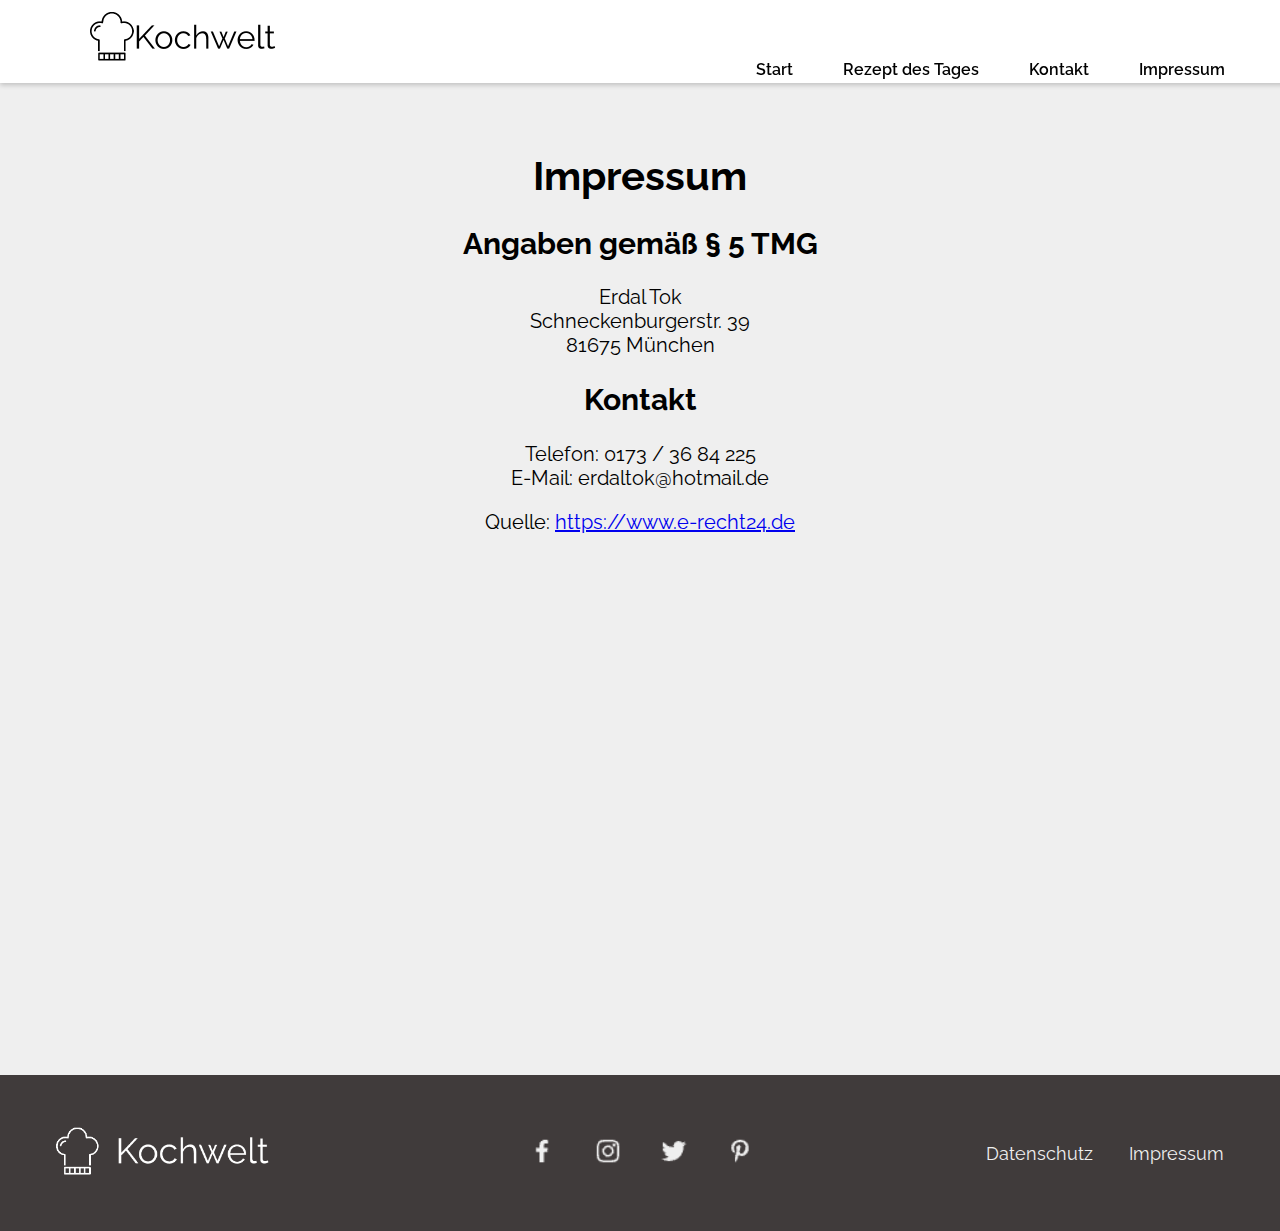
<file: imprint.html>
<!DOCTYPE html>
<html lang="en">

<head>
    <meta charset="UTF-8">
    <meta http-equiv="X-UA-Compatible" content="IE=edge">
    <meta name="viewport" content="width=device-width, initial-scale=1.0">
    <title>Kochwelt - Impressum</title>
    <link rel="stylesheet" href="./style.css" />
    <link rel="stylesheet" href="./templates/header.css">
    <link rel="icon" type="image/gif" href="/img/favicon-16x16">
    <script src="./script.js"></script>
</head>

<body onload="includeHTML()">
    <div w3-include-html="templates/header.html"></div>

    <div class="imprint-section" id="imprint.html">
    <h1>Impressum</h1>

    <h2>Angaben gem&auml;&szlig; &sect; 5 TMG</h2>
    <p>Erdal Tok<br />
        Schneckenburgerstr. 39<br />
        81675 M&uuml;nchen</p>

    <h2>Kontakt</h2>
    <p>Telefon: 0173 / 36 84 225<br />
        E-Mail: erdaltok@hotmail.de</p>

    <p>Quelle: <a href="https://www.e-recht24.de">https://www.e-recht24.de</a></p>

</div>

    <div w3-include-html="templates/footer.html"></div>


</body>

</html>
</file>
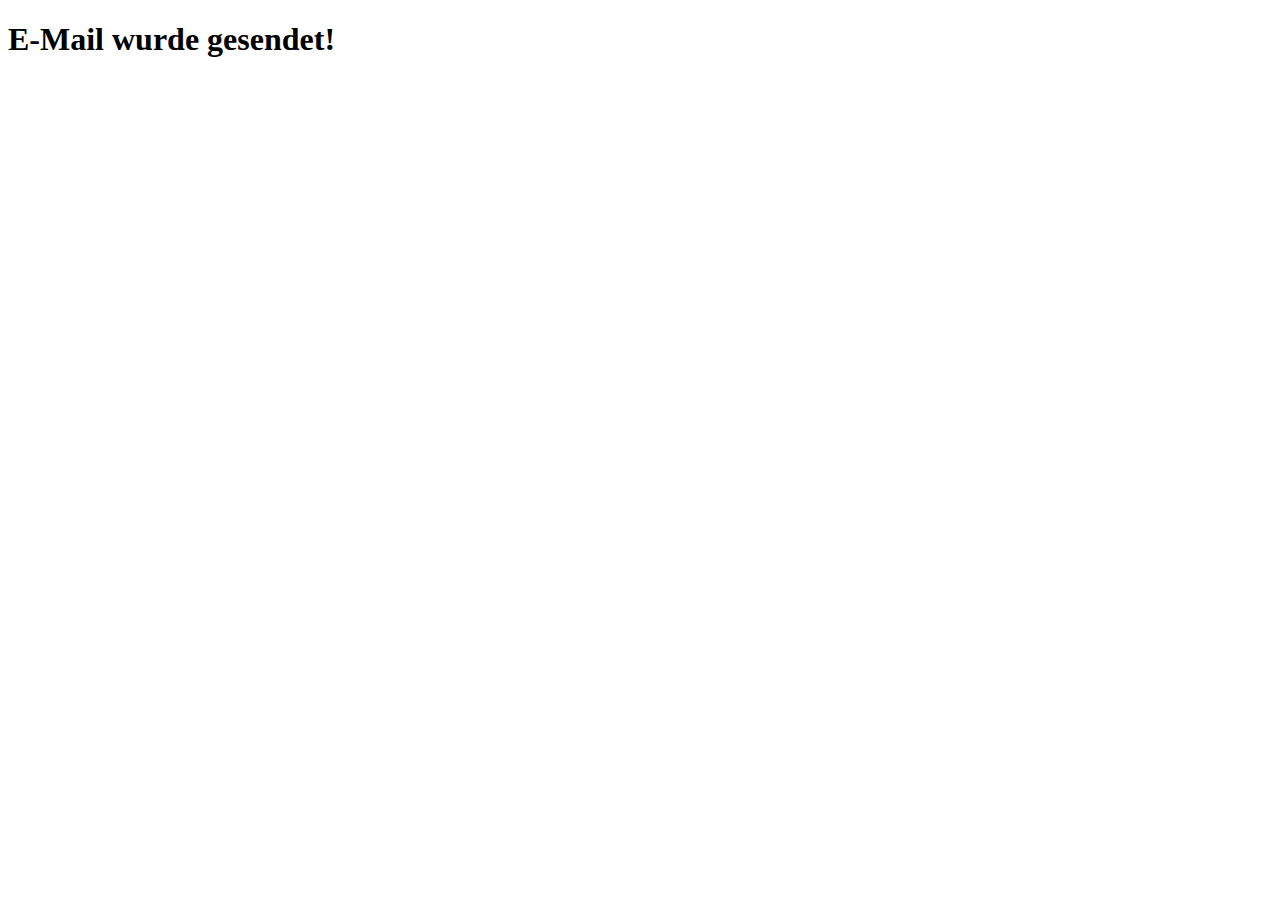
<file: success.html>
<!DOCTYPE html>
<html lang="en">
<head>
    <meta charset="UTF-8">
    <meta name="viewport" content="width=device-width, initial-scale=1.0">
    <title>Document</title>
</head>
<body>

    <h1>E-Mail wurde gesendet!</h1>
    
</body>
</html>
</file>
<file: style.css>
@import url('https://fonts.googleapis.com/css2?family=Raleway:ital,wght@0,100;0,200;0,400;0,500;0,600;0,700;0,800;0,900;1,100;1,200;1,300;1,400;1,500;1,600;1,700;1,800;1,900&display=swap');


html {
    scroll-behavior: smooth;

}

body {
    margin: 0;
    padding: 0;
    font-family: 'Raleway', sans-serif;

}

/* HEADER SECTION /////////////////////// */


header {

    position: absolute;
    width: 100%;
    min-height: 66px;
    background: white;
    padding: 4px 90px;
    display: flex;
    justify-content: space-between;
    align-items: flex-end;
    box-shadow: 0 2px 5px 0 rgb(0, 0, 0, 0.2);
    position: fixed;
    top: 0;
    left: 0;
    right: 0;

}

.logo-header img {
    width: 200px;
    object-fit: cover;
}

header ul {
    position: relative;
    margin-right: 120px;

}

header ul li {
    position: relative;
    list-style: none;
    float: left;

}

header ul li a {
    color: black;
    font-size: 16px;
    font-weight: 600;
    padding: 0px 25px;
    text-decoration: none;
    display: flex;
    justify-content: space-between;

}

header ul li a:hover {
    color: #008000;
    text-decoration: underline 4px;
    text-underline-offset: 7px;
    transition: 75ms
}



/* UNIVERSAL /////////////////////////// */

.img-radius {
    border-radius: 8px;
}

.button-style {
    background-color: #008000;
    color: white;
    border: none;
    font-size: 14px;
    font-weight: 100;
    padding: 8px 30px;
    cursor: pointer;
    border-radius: 8px;
    box-shadow: 2px 2px 5px rgba(0, 0, 0, 0.5);
}

.img-hover:hover {
    opacity: 0.5;
    transition: 125ms;
}

.img-radius {
    box-shadow: 2px 2px 5px rgba(0, 0, 0, 0.5);
        /* border-style: none; */
}





/* ATF Section /////////////////// */


.atf-section {
    display: flex;
    justify-content: center;
    align-items: flex-start;
    padding: 60px 100px;
    margin-top: 94px
}


.atf-section img {
    object-fit: cover;
    width: 450px;
    height: 250px;

}


.main-menu-text {
    padding-left: 40px;
    flex-direction: column;
    /* margin-right: 100px; */
}

.main-menu-text h2 {
    font-size: 30px;
    margin: 0;
    font-weight: 600;
}

.main-menu-text p {
    margin-bottom: 32px;
    font-size: 16px;

}

.main-menu-text a {
    text-decoration: none;
}

.main-menu-text a:hover {
    opacity: 0.5;
}


/* MEAL OPTIONS SECTION ////////////////// */

.meal-options-section {
    background-color: #EFEFEF;
    padding: 60px 100px;
    text-align: center;


}

.headline-second-section {
    margin-block-start: 0;
    margin-block-end: 0;
    font-size: 30px;
    font-weight: 600;
    padding-bottom: 60px;
}

.meal-options {
    display: flex;
    align-items: center;
    text-align: center;
    justify-content: space-between;
    gap: 80px;
    /* padding-bottom: 40px; */


}



.meal-options img {
    width: 250px;
    object-fit: cover;
    aspect-ratio: 1 / 1;
    margin: 0;
}

.meal-options a {
    margin-block-start: 0;
    margin-block-end: 0;
    font-weight: 600;
    font-size: 18px;
    text-decoration: none;
    color: black;

}

.meal-options p {
    margin-top: 7px;

}

.meal-options a:hover {
    color: #008000;
    text-decoration: underline 3px;
    text-underline-offset: 3px;
    cursor: pointer;

}

/* what-is-better-section /////////////////////////*/

.what-is-better-section {
    background-color: white;
    padding: 60px 100px;

}


.what-is-better-section h2 {
    text-align: center;
    margin-block-start: 0;
    margin-block-end: 0;
    font-size: 30px;
    font-weight: 600;
    padding-bottom: 60px;
}

.what-is-better {
    display: flex;
    gap: 40px;
}

.what-is-better img {
    width: 250px;
    object-fit: cover;
    aspect-ratio: 1 / 1;
    margin: 0;
}

.what-is-better p {
    margin-block-start: 0;
    margin-block-end: 0;
}




/* REZEPT SEITE //////////////////*/


.recipe-page {
    padding: 60px 100px;
    margin-top: 94px;

}

.recipe-image {
    object-fit: cover;
    width: 100%;
    height: 200px;
    margin-top: 32px;
    margin-bottom: 32px;

}

.recipe-page h1 {
    margin-block-start: 0;
    margin-block-end: 0;
    font-weight: bold;
}



.receipe-effort-details img {
    object-fit: contain;
    width: 16px;
    height: 16px;

}


.receipe-effort-details {
    display: flex;
    align-items: center;
    justify-content: center;
    gap: 10px;
    padding: 8px;
    margin-block-start: 0;
    margin-block-end: 0;
    background-color: #EFEFEF;
    border-radius: 5px;


}

.receipe-effort-details p {
    margin-block-start: 0;
    margin-block-end: 0;
    font-size: 16px;
}

.recipe-effort {
    display: flex;
    gap: 20px;
}








/* PORTIONEN ///////////////////*/


.portions {
    display: flex;
    align-items: center;
    margin-top: 64px;
    box-shadow: 0px -1px 0px 0px rgb(0, 0, 0, 0.2);

}

.portions p {
    font-size: 16px;
    margin-right: 10px;
}

.portions input {
    height: 30px;
    width: 40px;
}

.portions button {
    height: 36px;
    padding-left: 24px;
    padding-right: 24px;
    font-size: 16px;
    background-color: #008000;
    color: white;
    border: none;
}

.portions button:hover {
    opacity: 0.5;
    cursor: pointer;
}

table {
    background-color: white;
    width: 100%;
}



tr {
    padding: 16px;
    padding-left: 32px;
    display: flex;
    align-items: center;
    justify-content: flex-start;
}

td {
    padding-right: 15px;

}

.table-radius {
    background-color: #EFEFEF;
    border-radius: 10px;

}


td {
    font-weight: 400;
    font-size: 16px;

}

/* span {
    font-weight: 400;
} */


.receipe-steps p{
    font-weight: 700;
}

.receipe-steps span {
    font-weight: normal;
}






.signature img {
    vertical-align: middle;
    width: 100px;
    height: 100px;
    border-radius: 50%;
    object-fit: cover;
    box-shadow: 0 2px 5px 0 rgb(0, 0, 0, 0.5);

}

.creator {
    display: flex;
    align-items: center;
    gap: 30px;
    font-size: 30px;
}

h3 {
    margin-top: 40px;
}



/* Footer Section */


.footer-section {
    background-color: #403B3B;
    display: flex;
    align-items: center;
    justify-content: space-between;
    text-align: center;
    padding: 40px;
    font-family: 'Raleway', sans-serif;

}

.footer-section a {
    color: #EFEFEF;
    padding: 16px;
    text-decoration: none;
}

.footer-section img {
    color: #EFEFEF;

}



.social-logos img {
    width: 30px;
}

.social-logos a:hover {
    cursor: pointer;
    filter: drop-shadow(0px 0px 4px #ffffff);
}

.links-documents a {
    font-size: 18px;
}

.links-documents a:hover {
    text-decoration: underline;
}

.footer-image {
    object-fit: contain;
    width: 240px;
    filter: invert(1);
}


/* CONTACT FORM  */

.contact-form-section {
    background-image: url(img/bg2-contact.jpg);
    background-position: center;
    background-size: cover;
    background-repeat: no-repeat;
    min-height: 100vh;
    margin-top: 4px;
    display: flex;
    align-items: center;
    justify-content: center;
    text-align: center;
    margin-top: 94px;
}

.contact-form-section h2 {
    font-size: 24px;
    font-weight: 500;
    text-align: center;
}



form {
    height: 41%;
    width: 69%;
    position: absolute;
    background: white;
    padding: 27px;
    border-radius: 10px;


}


.contact-form-section .inputbox {
    position: relative;
    margin-top: 10px;
    width: 100%;
}

.contact-form-section .inputbox input,
.contact-form-section .inputbox textarea {
    width: 100%;
    padding: 5px 0;
    font-size: 16px;
    margin: 10px 0;
    border: none;
    border-bottom: 2px solid #333;
    outline: none;
    resize: none;

}

.contact-form-section span {
    position: absolute;
    left: 0;
    padding: 5px 0;
    font-size: 16px;
    margin: 10px 0;
    pointer-events: none;
    transition: 0.5s;
    color: #666;
}

.contact-form-section .inputbox input:focus~span,
.contact-form-section .inputbox input:valid~span,
.contact-form-section .inputbox textarea:focus~span,
.contact-form-section .inputbox textarea:focus~span {
    color: #008000;
    font-size: 12px;
    transform: translateY(-20px);
}

.contact-form-section input[type="submit"] {
    background-color: #008000;
    color: white;
    border: none;
    font-size: 16px;
    font-weight: 100;
    padding: 8px 10px;
    cursor: pointer;
    width: 57%;
    border-radius: 8px;


}


.contact-form-section input[type="submit"]:hover {
    opacity: 0.5;
    transition: 125ms;
}


/* Impressum  */


.imprint-section {
    height: 100vh;
    padding: 50px 20px;
    font-size: 20px;
    background-color: #EFEFEF;
    margin-top: 75px;
    text-align: center;
}

/* Datenschutz */


.data-protection-section {
    padding: 50px 13px;
    background-color: #EFEFEF;
    margin-top: 75px;

}

.data-protection-section a {
    text-decoration: none;
}


/* Responsive Rezeptseite */

@media (max-width: 765px) {

    .recipe-page,
    .recipe-effort {
        padding: 60px 20px;
    }

    .portions {
        display: flex;
        justify-content: center;
        margin-top: 10px;
        margin-bottom: 10px;
    }

    .recipe-effort {
        flex-direction: column;
        padding: 12px 20px;
    }

    .recipe-page {
        padding: 60px 20px;
        text-align: center;
    }

    .preparation {
        padding: 11px 20px;

    }

}


/* Resposive Footer */

@media (max-width: 900px) {

    .footer-section {
        display: flex;
        justify-content: center;
        align-items: center;
        flex-direction: column;
        gap: 20px;
    }

    .social-logos {
        order: 1;
    }

    .footer-logo {
        order: 2;
    }

    .links-documents {
        order: 3;
    }
}

@media (max-width:350px){
    .social-logos img {
            width: 24px;
        }
}




/* Responsive Header */

@media (max-width: 900px) {

    header {
        padding: 0px 0px;
        display: flex;
        align-items: center;
    }

    header img {
        margin: 0px 25px;

    }

    header nav {
        position: absolute;
        width: 100%;
        top: 85px;
        display: flex;
        justify-content: center;
        align-items: center;
        background: #EFEFEF;
        display: none;


    }

    header.active nav {
        display: initial;

    }

    header nav ul {
        display: flex;
        justify-content: center;
        align-items: center;
        flex-direction: column;
        width: 100%;
        padding: 0;
    }

    header nav ul li:hover {
        background: #008000;
        width: 100%;


    }

    header nav ul li a {
        width: 100%;
        padding: 25px 25px;

    }




    header ul li a:hover {
        text-decoration: none;
        background: #008000;
        color: black;


    }

    .menuToggle {
        position: relative;
        width: 40px;
        height: 50px;
        cursor: pointer;
        display: flex;
        justify-content: center;
        align-items: center;
        margin: 16px;
    }

    .menuToggle::before {
        content: '';
        position: absolute;
        width: 100%;
        height: 3px;
        background: black;
        transform: translateY(-12px);
        box-shadow: 0 12px black;
        transition: transform 0.35s ease-out;
    }

    .menuToggle::after {
        content: '';
        position: absolute;
        width: 100%;
        height: 3px;
        background: black;
        transform: translateY(12px);
        transition: transform 0.35s ease-out;
    }

    header.active .menuToggle::before {
        transform: rotate(45deg);
        box-shadow: 0 0 white;
        transition: transform 0.35s ease-out;


    }

    header.active .menuToggle::after {
        transform: rotate(315deg);
        transition: transform 0.35s ease-out;

    }


}



/* Responsive Startseite */

@media (max-width: 1139px) {
    .atf-section {
        padding: 60px 20px;
    }
}

@media (max-width: 1097px) {

    .atf-section {
        display: flex;
        justify-content: center;
        align-items: center;
        padding: 60px 47px;
        margin-top: 89px;
        flex-direction: column;
        text-align: center;
    }

    .main-menu-text {
        margin-top: 40px;
        padding-left: 0px;
        margin-right: 0px;
    }

    .headline-second-section {
        padding-bottom: 0px;
    }

    .meal-options {
        display: flex;
        gap: 80px;
        flex-direction: column;
        padding: 60px 20px;
        padding-bottom: 0px;

    }

    .meal-options img {
        width: 300px;
    }



    .what-is-better {
        display: flex;
        gap: 40px;
        flex-direction: column-reverse;
        align-items: center;

    }

    .what-is-better img {
        width: 300px;
    }

}

@media (max-width: 520px) {

    .atf-section img {
        width: 300px;
        height: 203px;
    }

    .meal-options img {
        width: 255px;
    }

    .atf-section,
    .meal-options-section,
    .what-is-better-section {
        padding: 60px 20px;

    }

    .what-is-better img {
        width: 255px;
    }

}
</file>
<file: templates/header.css>
/* HEADER SECTION /////////////////////// */


header {

    position: absolute;
    width: 100%;
    min-height: 66px;
    background: white;
    padding: 4px 90px;
    display: flex;
    justify-content: space-between;
    align-items: flex-end;
    box-shadow: 0 2px 5px 0 rgb(0, 0, 0, 0.2);
    position: fixed;
    top: 0;
    left: 0;
    right: 0;

}

.logo-header img {
    width: 200px;
    object-fit: cover;
}

header ul {
    position: relative;
    margin-right: 120px;

}

header ul li {
    position: relative;
    list-style: none;
    float: left;

}

header ul li a {
    color: black;
    font-size: 16px;
    font-weight: 600;
    padding: 0px 25px;
    text-decoration: none;
    display: flex;
    justify-content: space-between;

}

header ul li a:hover {
    color: #008000;
    text-decoration: underline 4px;
    text-underline-offset: 7px;
    transition: 75ms
}








/* Responsive Header */


@media (max-width: 900px) {

    header {
        padding: 0px 0px;
        display: flex;
        align-items: center;
    }

    header img {
        margin: 0px 25px;

    }

    header nav {
        position: absolute;
        width: 100%;
        top: 82px;
        display: flex;
        justify-content: center;
        align-items: center;
        background: #EFEFEF;
        display: none;


    }

    header.active nav {
        display: initial;

    }

    header nav ul {
        display: flex;
        justify-content: center;
        align-items: center;
        flex-direction: column;
        width: 100%;
        padding: 0;
    }

    header nav ul li:hover {
        background: #008000;
        width: 100%;


    }

    header nav ul li a {
        width: 100%;
        padding: 25px 25px;

    }




    header ul li a:hover {
        text-decoration: none;
        background: #008000;
        color: black;


    }

    .menuToggle {
        position: relative;
        width: 40px;
        height: 50px;
        cursor: pointer;
        display: flex;
        justify-content: center;
        align-items: center;
        margin: 16px;
    }

    .menuToggle::before {
        content: '';
        position: absolute;
        width: 100%;
        height: 3px;
        background: black;
        transform: translateY(-12px);
        box-shadow: 0 12px black;
        transition: transform 0.35s ease-out;
    }

    .menuToggle::after {
        content: '';
        position: absolute;
        width: 100%;
        height: 3px;
        background: black;
        transform: translateY(12px);
        transition: transform 0.35s ease-out;
    }

    header.active .menuToggle::before {
        transform: rotate(45deg);
        box-shadow: 0 0 white;
        transition: transform 0.35s ease-out;


    }

    header.active .menuToggle::after {
        transform: rotate(315deg);
        transition: transform 0.35s ease-out;

    }


}
</file>
